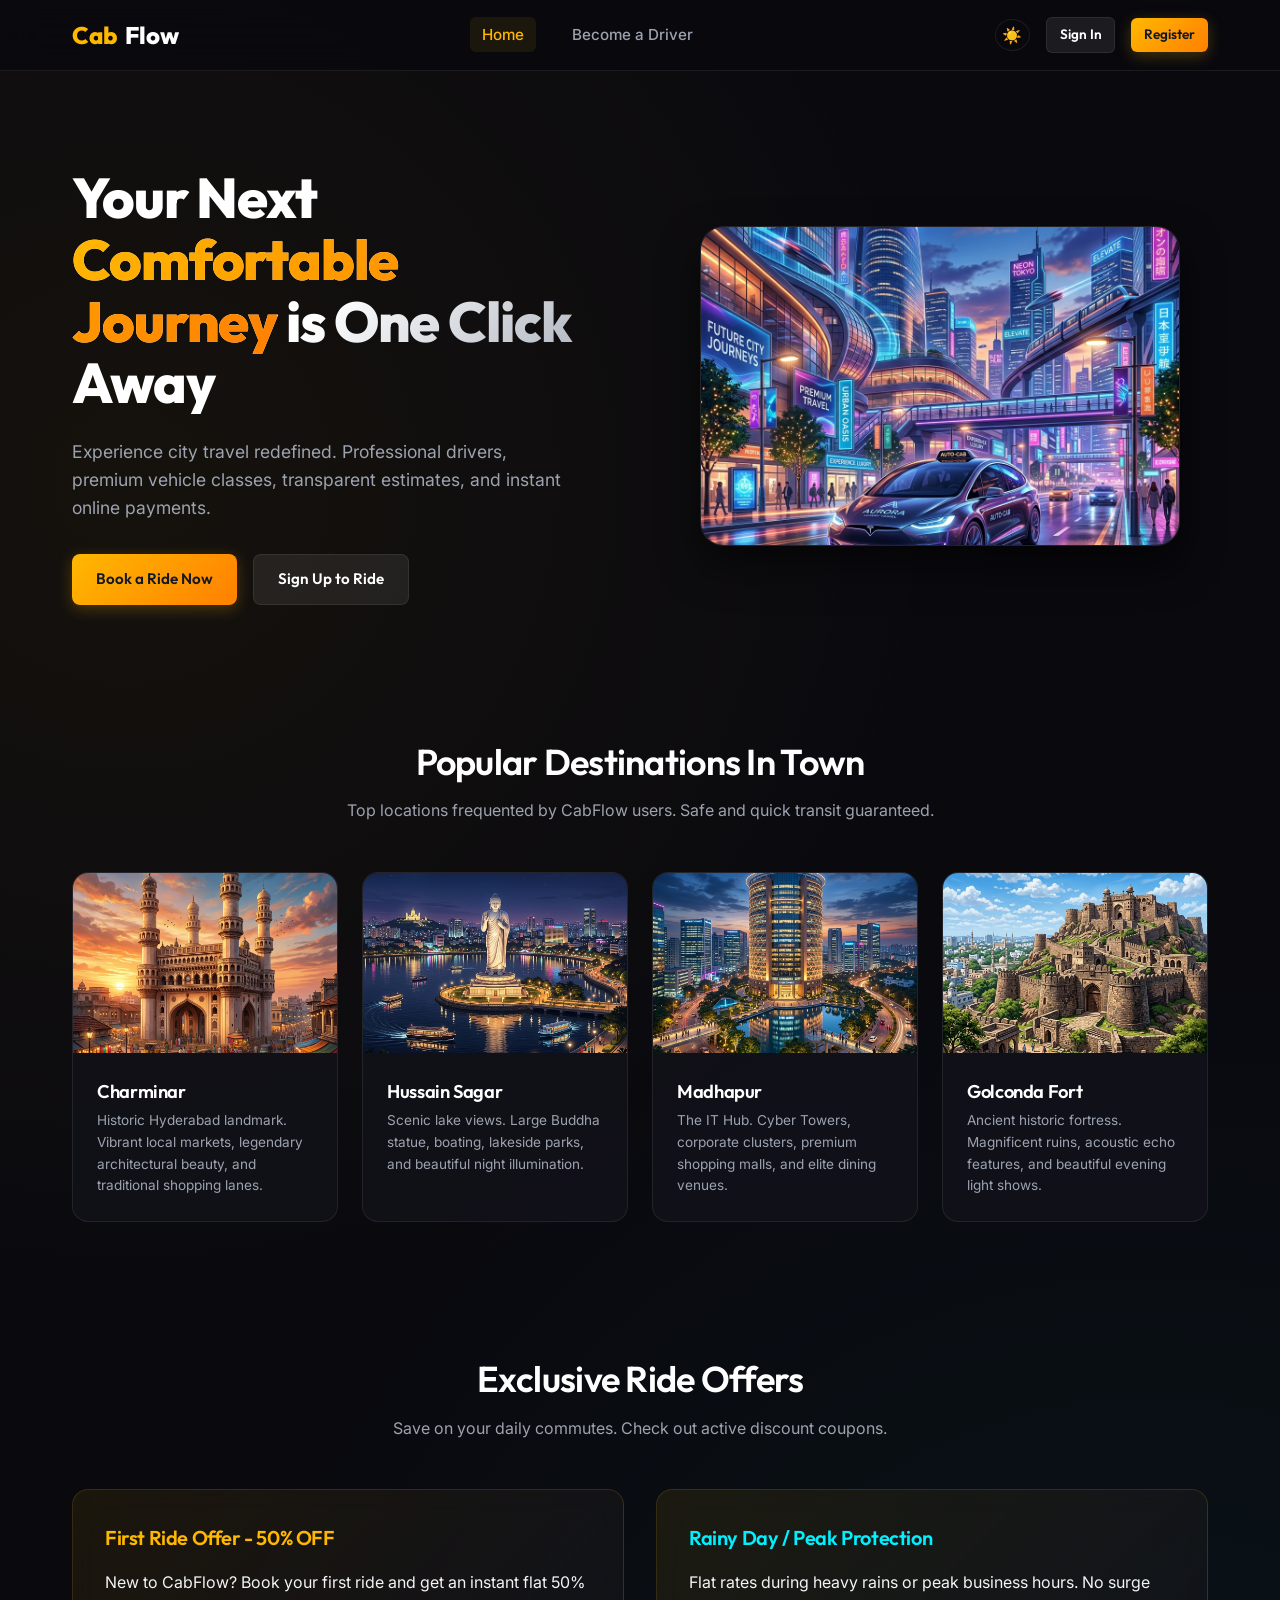
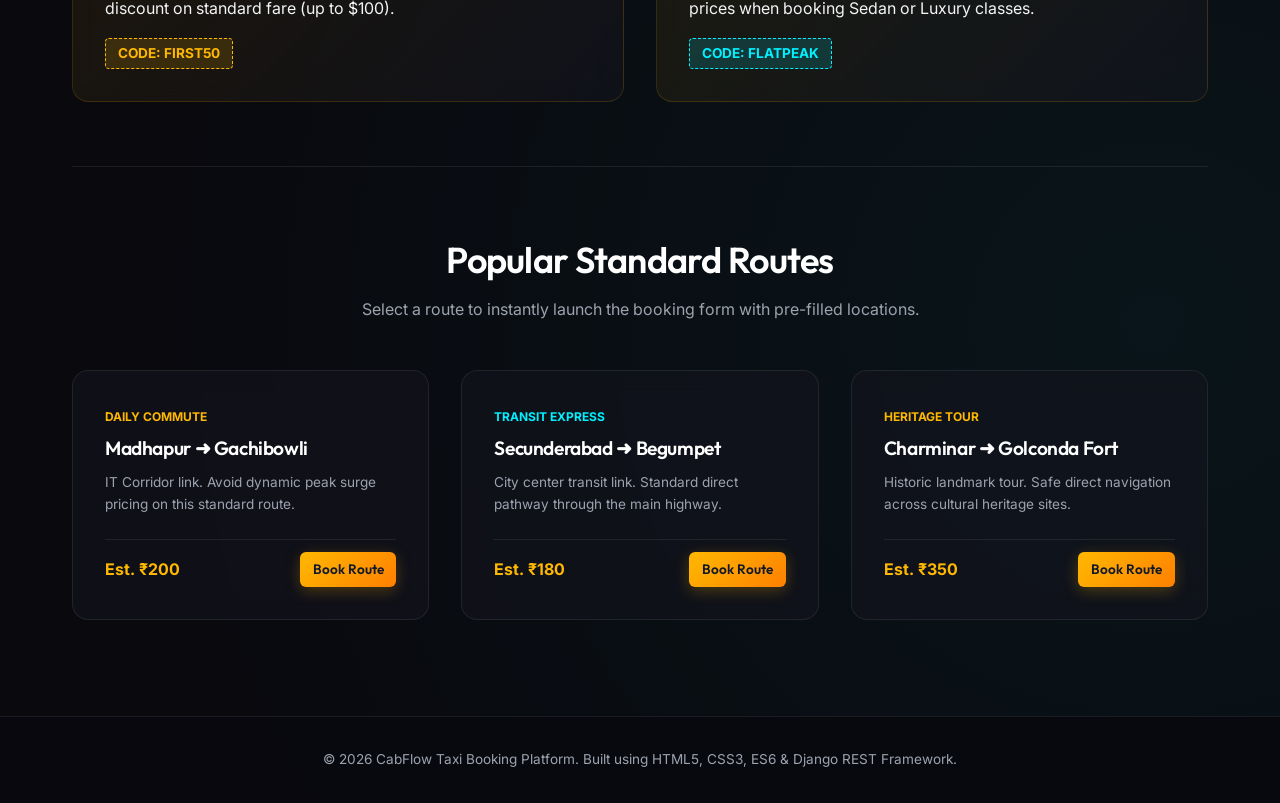
<file: TaxiBookingApplication/Frontend/index.html>
<!DOCTYPE html>
<html lang="en">
<head>
    <meta charset="UTF-8">
    <meta name="viewport" content="width=device-width, initial-scale=1.0">
    <title>CabFlow - Premium Taxi Booking & Ride Hailing Platform</title>
    <meta name="description" content="Book taxi rides instantly, track professional drivers, and experience luxury city transport with CabFlow. Safe, affordable, and quick ride-hailing.">
    <link rel="stylesheet" href="style.css">
</head>
<body>

    <header></header>

    <main>
        <!-- Hero Banner Section -->
        <section class="hero">
            <div class="hero-content">
                <h1 class="hero-title">Your Next <span>Comfortable Journey</span> is One Click Away</h1>
                <p class="hero-subtitle">Experience city travel redefined. Professional drivers, premium vehicle classes, transparent estimates, and instant online payments.</p>
                <div class="hero-buttons">
                    <a href="booking.html" class="btn btn-primary" id="btn-hero-book">Book a Ride Now</a>
                    <a href="register.html" class="btn btn-secondary" id="btn-hero-register">Sign Up to Ride</a>
                </div>
            </div>
            
            <div class="hero-image">
                <div class="hero-img-container">
                    <img src="images/hero_city.png" alt="Premium Taxi Cab Flow" class="hero-img" style="width: 100%; height: 100%; object-fit: cover;">
                </div>
            </div>
        </section>

        <!-- Popular Destinations Section -->
        <section class="destinations">
            <div class="section-header">
                <h2>Popular Destinations In Town</h2>
                <p>Top locations frequented by CabFlow users. Safe and quick transit guaranteed.</p>
            </div>
            
            <div class="grid-4">
                <div class="dest-card">
                    <div class="dest-img-placeholder">
                        <img src="images/charminar.png" alt="Charminar monument in Hyderabad">
                    </div>
                    <div class="dest-info">
                        <h3 class="dest-name">Charminar</h3>
                        <p class="dest-desc">Historic Hyderabad landmark. Vibrant local markets, legendary architectural beauty, and traditional shopping lanes.</p>
                    </div>
                </div>
                
                <div class="dest-card">
                    <div class="dest-img-placeholder">
                        <img src="images/hussain_sagar.png" alt="Hussain Sagar Lake Hyderabad">
                    </div>
                    <div class="dest-info">
                        <h3 class="dest-name">Hussain Sagar</h3>
                        <p class="dest-desc">Scenic lake views. Large Buddha statue, boating, lakeside parks, and beautiful night illumination.</p>
                    </div>
                </div>
                
                <div class="dest-card">
                    <div class="dest-img-placeholder">
                        <img src="images/cyber_towers.png" alt="Cyber Towers building Madhapur">
                    </div>
                    <div class="dest-info">
                        <h3 class="dest-name">Madhapur</h3>
                        <p class="dest-desc">The IT Hub. Cyber Towers, corporate clusters, premium shopping malls, and elite dining venues.</p>
                    </div>
                </div>
                
                <div class="dest-card">
                    <div class="dest-img-placeholder">
                        <img src="images/golconda.png" alt="Golconda Fort Hyderabad">
                    </div>
                    <div class="dest-info">
                        <h3 class="dest-name">Golconda Fort</h3>
                        <p class="dest-desc">Ancient historic fortress. Magnificent ruins, acoustic echo features, and beautiful evening light shows.</p>
                    </div>
                </div>
            </div>
        </section>

        <!-- Offers & Promotions Section -->
        <section class="offers">
            <div class="section-header">
                <h2>Exclusive Ride Offers</h2>
                <p>Save on your daily commutes. Check out active discount coupons.</p>
            </div>
            
            <div class="grid-2">
                <div class="card offer-card">
                    <h3 class="card-title" style="color: var(--primary);">First Ride Offer - 50% OFF</h3>
                    <p>New to CabFlow? Book your first ride and get an instant flat 50% discount on standard fare (up to $100).</p>
                    <span class="offer-code" id="offer-first">CODE: FIRST50</span>
                </div>
                
                <div class="card offer-card">
                    <h3 class="card-title" style="color: var(--secondary);">Rainy Day / Peak Protection</h3>
                    <p>Flat rates during heavy rains or peak business hours. No surge prices when booking Sedan or Luxury classes.</p>
                    <span class="offer-code" id="offer-peak" style="color: var(--secondary); border-color: var(--secondary); background: rgba(0, 240, 255, 0.15)">CODE: FLATPEAK</span>
                </div>
            </div>
        </section>

        <!-- Popular Routes Section -->
        <section class="routes-section" style="padding: 4rem 0; border-top: 1px solid var(--border-color);">
            <div class="section-header">
                <h2>Popular Standard Routes</h2>
                <p>Select a route to instantly launch the booking form with pre-filled locations.</p>
            </div>
            <div class="grid-3">
                <div class="card route-card" onclick="bookRoute('Madhapur', 'Gachibowli')" style="cursor: pointer; display: flex; flex-direction: column; justify-content: space-between;">
                    <div>
                        <span style="font-size: 0.75rem; color: var(--primary); text-transform: uppercase; font-weight: 700;">Daily Commute</span>
                        <h3 style="font-size: 1.2rem; margin: 0.25rem 0 0.5rem;">Madhapur ➜ Gachibowli</h3>
                        <p style="font-size: 0.85rem; color: var(--text-muted);">IT Corridor link. Avoid dynamic peak surge pricing on this standard route.</p>
                    </div>
                    <div style="display: flex; justify-content: space-between; align-items: center; margin-top: 1.5rem; border-top: 1px solid var(--border-color); padding-top: 0.75rem;">
                        <span style="font-weight: 700; color: var(--primary);">Est. ₹200</span>
                        <span class="btn btn-primary btn-sm">Book Route</span>
                    </div>
                </div>
                
                <div class="card route-card" onclick="bookRoute('Secunderabad', 'Begumpet Airport')" style="cursor: pointer; display: flex; flex-direction: column; justify-content: space-between;">
                    <div>
                        <span style="font-size: 0.75rem; color: var(--secondary); text-transform: uppercase; font-weight: 700;">Transit Express</span>
                        <h3 style="font-size: 1.2rem; margin: 0.25rem 0 0.5rem;">Secunderabad ➜ Begumpet</h3>
                        <p style="font-size: 0.85rem; color: var(--text-muted);">City center transit link. Standard direct pathway through the main highway.</p>
                    </div>
                    <div style="display: flex; justify-content: space-between; align-items: center; margin-top: 1.5rem; border-top: 1px solid var(--border-color); padding-top: 0.75rem;">
                        <span style="font-weight: 700; color: var(--primary);">Est. ₹180</span>
                        <span class="btn btn-primary btn-sm">Book Route</span>
                    </div>
                </div>

                <div class="card route-card" onclick="bookRoute('Charminar', 'Golconda Fort')" style="cursor: pointer; display: flex; flex-direction: column; justify-content: space-between;">
                    <div>
                        <span style="font-size: 0.75rem; color: var(--primary); text-transform: uppercase; font-weight: 700;">Heritage Tour</span>
                        <h3 style="font-size: 1.2rem; margin: 0.25rem 0 0.5rem;">Charminar ➜ Golconda Fort</h3>
                        <p style="font-size: 0.85rem; color: var(--text-muted);">Historic landmark tour. Safe direct navigation across cultural heritage sites.</p>
                    </div>
                    <div style="display: flex; justify-content: space-between; align-items: center; margin-top: 1.5rem; border-top: 1px solid var(--border-color); padding-top: 0.75rem;">
                        <span style="font-weight: 700; color: var(--primary);">Est. ₹350</span>
                        <span class="btn btn-primary btn-sm">Book Route</span>
                    </div>
                </div>
            </div>
        </section>
    </main>

    <footer></footer>

    <script src="script.js"></script>
    <script>
        // Pre-fill booking route details
        function bookRoute(pickup, drop) {
            if (!Session.isLoggedIn()) {
                showToast('Please sign in as a customer to book this route.', 'warning');
                setTimeout(() => {
                    window.location.href = 'login.html';
                }, 1000);
                return;
            }
            window.location.href = `booking.html?pickup=${encodeURIComponent(pickup)}&drop=${encodeURIComponent(drop)}`;
        }

        // Redirect to booking page if already logged in as customer when clicking CTA
        document.getElementById('btn-hero-book').addEventListener('click', (e) => {
            if (!Session.isLoggedIn()) {
                e.preventDefault();
                showToast('Please sign in as a customer to book a ride.', 'warning');
                setTimeout(() => {
                    window.location.href = 'login.html';
                }, 1000);
            }
        });
    </script>
</body>
</html>
</file>
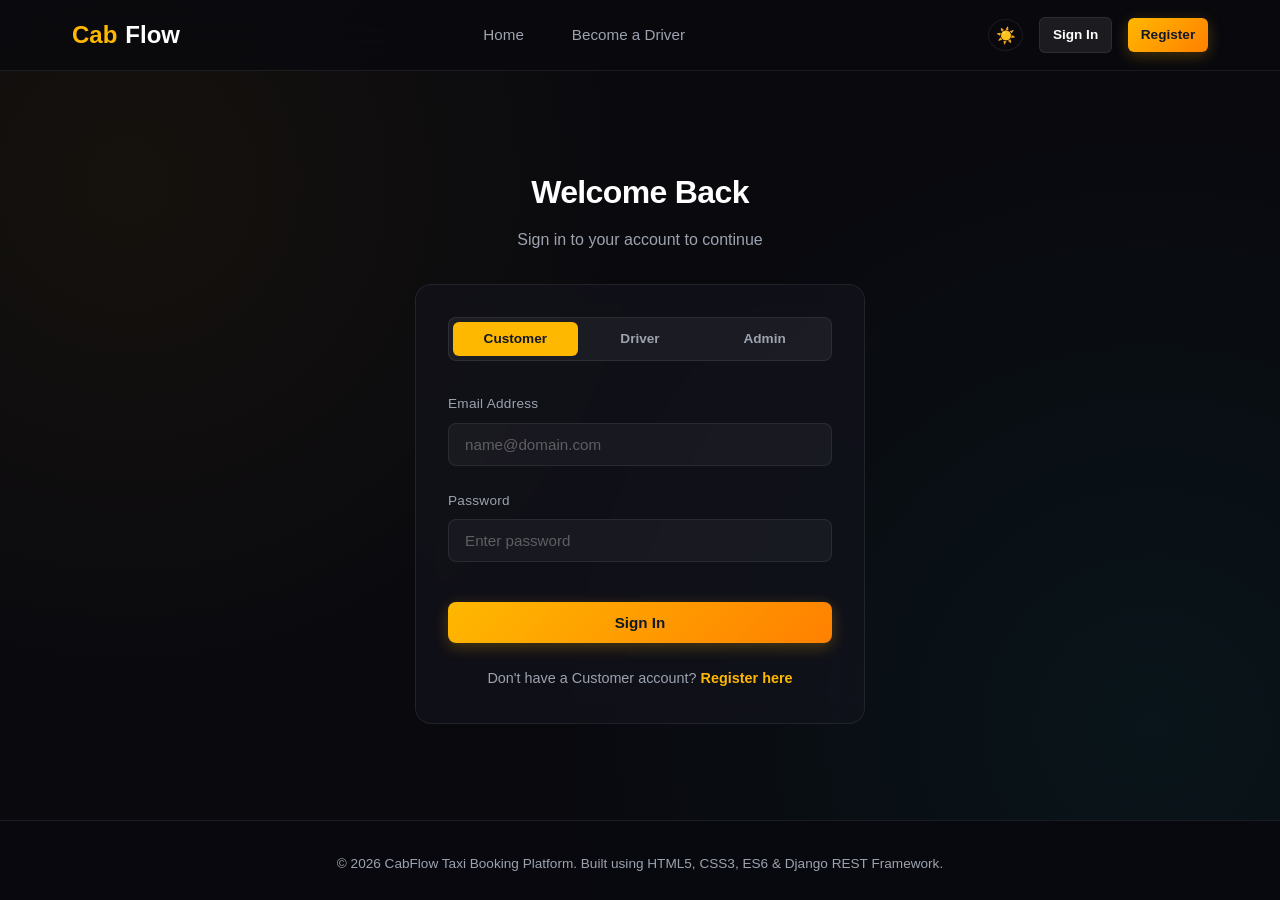
<file: TaxiBookingApplication/Frontend/admin_dashboard.html>
<!DOCTYPE html>
<html lang="en">
<head>
    <meta charset="UTF-8">
    <meta name="viewport" content="width=device-width, initial-scale=1.0">
    <title>Admin Dashboard - CabFlow Panel</title>
    <meta name="description" content="Access CabFlow Admin panel. Full CRUD actions across customer database accounts, driver listings, vehicle categories, active bookings, and payments.">
    <link rel="stylesheet" href="style.css">
</head>
<body>

    <header></header>

    <main>
        <div class="dashboard-header">
            <div>
                <h1 style="font-size: 2.25rem;">Administrative Console</h1>
                <p style="color: var(--text-muted);">Manage platform users, inspect listings, modify bookings, and handle payments</p>
            </div>
        </div>

        <!-- Tab Selector -->
        <div class="admin-tabs">
            <div class="admin-tab active" data-tab="customers">Customers</div>
            <div class="admin-tab" data-tab="drivers">Drivers</div>
            <div class="admin-tab" data-tab="vehicles">Vehicles</div>
            <div class="admin-tab" data-tab="bookings">Bookings</div>
            <div class="admin-tab" data-tab="payments">Payments</div>
        </div>

        <!-- Table View Section -->
        <div class="card" style="display: flex; flex-direction: column; gap: 1.5rem;">
            <div style="display: flex; justify-content: space-between; align-items: center; flex-wrap: wrap; gap: 1rem;">
                <h2 class="card-title" id="tab-table-title" style="margin-bottom: 0;">Manage Customers</h2>
                <button class="btn btn-primary btn-sm" id="btn-add-record">
                    <span style="font-size: 1.2rem; font-weight: 700; line-height: 1;">+</span> Add Record
                </button>
            </div>
            
            <div class="table-container">
                <table id="admin-table">
                    <thead id="admin-table-head">
                        <!-- Populated dynamically -->
                    </thead>
                    <tbody id="admin-table-body">
                        <!-- Populated dynamically -->
                    </tbody>
                </table>
            </div>
        </div>

        <!-- MODAL WINDOW FOR ADD/EDIT -->
        <div class="modal" id="crud-modal">
            <div class="modal-content">
                <button class="modal-close" onclick="closeModal()">&times;</button>
                <h2 id="modal-title" style="margin-bottom: 1.5rem; color: var(--primary);">Add Customer</h2>
                
                <form id="modal-form">
                    <input type="hidden" id="form-action" value="add">
                    <input type="hidden" id="record-id">
                    
                    <div id="modal-form-fields">
                        <!-- Form fields dynamically injected based on active tab -->
                    </div>
                    
                    <button type="submit" class="btn btn-primary" style="width: 100%; margin-top: 1rem;" id="modal-submit-btn">Save Changes</button>
                </form>
            </div>
        </div>
    </main>

    <footer></footer>

    <script src="script.js"></script>
    <script>
        // Restrict this page to Admin only
        if (!enforceRole(['admin'])) {
            throw new Error("Access Denied");
        }

        let activeTab = 'customers';
        let records = [];

        // Tab Switching Click Listeners
        document.querySelectorAll('.admin-tab').forEach(tab => {
            tab.addEventListener('click', () => {
                document.querySelectorAll('.admin-tab').forEach(t => t.classList.remove('active'));
                tab.classList.add('active');
                activeTab = tab.getAttribute('data-tab');
                
                document.getElementById('tab-table-title').innerText = `Manage ${activeTab.charAt(0).toUpperCase() + activeTab.slice(1)}`;
                loadRecords();
            });
        });

        // Add Record Trigger
        document.getElementById('btn-add-record').addEventListener('click', () => {
            openModal('add');
        });

        // Initialize display
        loadRecords();

        // Load active tab records from Backend APIs
        async function loadRecords() {
            const tableHead = document.getElementById('admin-table-head');
            const tableBody = document.getElementById('admin-table-body');
            
            tableBody.innerHTML = `<tr><td colspan="10" style="text-align: center; color: var(--text-muted);">Loading ${activeTab}...</td></tr>`;
            
            try {
                const endpoint = `/${activeTab}/`;
                records = await apiFetch(endpoint);
                
                tableBody.innerHTML = '';
                
                if (records.length === 0) {
                    tableBody.innerHTML = `<tr><td colspan="10" style="text-align: center; color: var(--text-muted);">No records found in database.</td></tr>`;
                    return;
                }
                
                // Populate headers and rows depending on activeTab
                if (activeTab === 'customers') {
                    tableHead.innerHTML = `
                        <tr>
                            <th>Customer ID</th>
                            <th>Full Name</th>
                            <th>Email Address</th>
                            <th>Phone</th>
                            <th>Address</th>
                            <th>Password</th>
                            <th>Actions</th>
                        </tr>
                    `;
                    
                    records.forEach(c => {
                        const tr = document.createElement('tr');
                        tr.innerHTML = `
                            <td><strong>#${c.customer_id}</strong></td>
                            <td>${c.full_name}</td>
                            <td>${c.email}</td>
                            <td>${c.phone}</td>
                            <td>${c.address}</td>
                            <td style="font-family: monospace; font-size: 0.8rem; color: var(--text-muted);">${c.password}</td>
                            <td>
                                <button class="btn btn-secondary btn-sm" onclick="openModal('edit', ${c.customer_id})">Edit</button>
                                <button class="btn btn-danger btn-sm" onclick="deleteRecord(${c.customer_id})">Delete</button>
                            </td>
                        `;
                        tableBody.appendChild(tr);
                    });
                    
                } else if (activeTab === 'drivers') {
                    tableHead.innerHTML = `
                        <tr>
                            <th>Driver ID</th>
                            <th>Driver Name</th>
                            <th>Email Address</th>
                            <th>Phone</th>
                            <th>License</th>
                            <th>Experience</th>
                            <th>Availability</th>
                            <th>Actions</th>
                        </tr>
                    `;
                    
                    records.forEach(d => {
                        let badgeClass = 'badge-success';
                        if (d.availability === 'Busy') badgeClass = 'badge-warning';
                        if (d.availability === 'Offline') badgeClass = 'badge-danger';
                        
                        const tr = document.createElement('tr');
                        tr.innerHTML = `
                            <td><strong>#${d.driver_id}</strong></td>
                            <td>${d.driver_name}</td>
                            <td>${d.email}</td>
                            <td>${d.phone}</td>
                            <td>${d.license_number}</td>
                            <td>${d.experience} Years</td>
                            <td><span class="badge ${badgeClass}">${d.availability}</span></td>
                            <td>
                                <button class="btn btn-secondary btn-sm" onclick="openModal('edit', ${d.driver_id})">Edit</button>
                                <button class="btn btn-danger btn-sm" onclick="deleteRecord(${d.driver_id})">Delete</button>
                            </td>
                        `;
                        tableBody.appendChild(tr);
                    });
                    
                } else if (activeTab === 'vehicles') {
                    tableHead.innerHTML = `
                        <tr>
                            <th>Vehicle ID</th>
                            <th>Driver Name</th>
                            <th>Vehicle Type</th>
                            <th>Plate Number</th>
                            <th>Seating Capacity</th>
                            <th>Model</th>
                            <th>Actions</th>
                        </tr>
                    `;
                    
                    records.forEach(v => {
                        const tr = document.createElement('tr');
                        tr.innerHTML = `
                            <td><strong>#${v.vehicle_id}</strong></td>
                            <td>${v.driver_name}</td>
                            <td><span class="badge badge-info">${v.vehicle_type}</span></td>
                            <td>${v.vehicle_number}</td>
                            <td>${v.seating_capacity} Seats</td>
                            <td>${v.model}</td>
                            <td>
                                <button class="btn btn-secondary btn-sm" onclick="openModal('edit', ${v.vehicle_id})">Edit</button>
                                <button class="btn btn-danger btn-sm" onclick="deleteRecord(${v.vehicle_id})">Delete</button>
                            </td>
                        `;
                        tableBody.appendChild(tr);
                    });
                    
                } else if (activeTab === 'bookings') {
                    tableHead.innerHTML = `
                        <tr>
                            <th>Booking ID</th>
                            <th>Customer Name</th>
                            <th>Driver Name</th>
                            <th>Pickup Location</th>
                            <th>Drop Location</th>
                            <th>Date</th>
                            <th>Fare</th>
                            <th>Ride Status</th>
                            <th>Actions</th>
                        </tr>
                    `;
                    
                    records.forEach(b => {
                        let badgeClass = 'badge-info';
                        if (b.ride_status === 'Completed') badgeClass = 'badge-success';
                        if (b.ride_status === 'Cancelled') badgeClass = 'badge-danger';
                        if (b.ride_status === 'In Progress') badgeClass = 'badge-primary';
                        if (b.ride_status === 'Accepted') badgeClass = 'badge-success';

                        const tr = document.createElement('tr');
                        tr.innerHTML = `
                            <td><strong>#${b.booking_id}</strong></td>
                            <td>${b.customer_name}</td>
                            <td>${b.driver_name || 'Unassigned'}</td>
                            <td>${b.pickup_location}</td>
                            <td>${b.drop_location}</td>
                            <td>${b.booking_date}</td>
                            <td style="color: var(--primary); font-weight: 600;">₹${b.fare.toFixed(2)}</td>
                            <td><span class="badge ${badgeClass}">${b.ride_status}</span></td>
                            <td>
                                <button class="btn btn-secondary btn-sm" onclick="openModal('edit', ${b.booking_id})">Edit</button>
                                <button class="btn btn-danger btn-sm" onclick="deleteRecord(${b.booking_id})">Delete</button>
                            </td>
                        `;
                        tableBody.appendChild(tr);
                    });
                    
                } else if (activeTab === 'payments') {
                    tableHead.innerHTML = `
                        <tr>
                            <th>Payment ID</th>
                            <th>Booking ID</th>
                            <th>Customer Name</th>
                            <th>Amount</th>
                            <th>Method</th>
                            <th>Status</th>
                            <th>Transaction ID</th>
                            <th>Payment Date</th>
                            <th>Actions</th>
                        </tr>
                    `;
                    
                    records.forEach(p => {
                        let badgeClass = 'badge-success';
                        if (p.payment_status === 'Pending') badgeClass = 'badge-pending';
                        if (p.payment_status === 'Failed') badgeClass = 'badge-danger';

                        const tr = document.createElement('tr');
                        tr.innerHTML = `
                            <td><strong>#${p.payment_id}</strong></td>
                            <td>#${p.booking_id}</td>
                            <td>${p.customer_name}</td>
                            <td style="color: var(--primary); font-weight: 600;">₹${p.amount.toFixed(2)}</td>
                            <td>${p.payment_method}</td>
                            <td><span class="badge ${badgeClass}">${p.payment_status}</span></td>
                            <td style="font-family: monospace; font-size: 0.8rem;">${p.transaction_id}</td>
                            <td>${p.payment_date}</td>
                            <td>
                                <button class="btn btn-secondary btn-sm" onclick="openModal('edit', ${p.payment_id})">Edit</button>
                                <button class="btn btn-danger btn-sm" onclick="deleteRecord(${p.payment_id})">Delete</button>
                            </td>
                        `;
                        tableBody.appendChild(tr);
                    });
                }
            } catch (err) {
                tableBody.innerHTML = `<tr><td colspan="10" style="text-align: center; color: var(--danger);">Error: ${err.message}</td></tr>`;
            }
        }

        // Open Modal window for editing/adding records
        function openModal(action, id = null) {
            const modal = document.getElementById('crud-modal');
            const modalTitle = document.getElementById('modal-title');
            const formAction = document.getElementById('form-action');
            const recordIdInput = document.getElementById('record-id');
            const fieldsContainer = document.getElementById('modal-form-fields');
            
            formAction.value = action;
            recordIdInput.value = id || '';
            
            // Set dynamic title
            const capitalizedTab = activeTab.substring(0, activeTab.length - 1); // remove 's'
            modalTitle.innerText = `${action === 'add' ? 'Add' : 'Edit'} ${capitalizedTab.charAt(0).toUpperCase() + capitalizedTab.slice(1)}`;
            
            // Find target record if editing
            let rec = id ? records.find(r => {
                if (activeTab === 'customers') return r.customer_id === id;
                if (activeTab === 'drivers') return r.driver_id === id;
                if (activeTab === 'vehicles') return r.vehicle_id === id;
                if (activeTab === 'bookings') return r.booking_id === id;
                if (activeTab === 'payments') return r.payment_id === id;
            }) : null;
            
            // Generate form fields dynamically based on active tab
            let fieldsHTML = '';
            
            if (activeTab === 'customers') {
                fieldsHTML = `
                    ${action === 'add' ? `
                    <div class="form-group">
                        <label for="f-customer_id">Customer ID (Leave blank to auto-generate)</label>
                        <input type="number" id="f-customer_id" class="form-control" placeholder="e.g. 101">
                    </div>` : ''}
                    <div class="form-group">
                        <label for="f-full_name">Full Name</label>
                        <input type="text" id="f-full_name" class="form-control" value="${rec ? rec.full_name : ''}" required>
                    </div>
                    <div class="form-group">
                        <label for="f-email">Email Address</label>
                        <input type="email" id="f-email" class="form-control" value="${rec ? rec.email : ''}" required>
                    </div>
                    <div class="form-group">
                        <label for="f-phone">Phone</label>
                        <input type="text" id="f-phone" class="form-control" value="${rec ? rec.phone : ''}" required>
                    </div>
                    <div class="form-group">
                        <label for="f-address">Address</label>
                        <input type="text" id="f-address" class="form-control" value="${rec ? rec.address : ''}" required>
                    </div>
                    <div class="form-group">
                        <label for="f-password">Password</label>
                        <input type="text" id="f-password" class="form-control" value="${rec ? rec.password : ''}" required>
                    </div>
                `;
            } else if (activeTab === 'drivers') {
                fieldsHTML = `
                    ${action === 'add' ? `
                    <div class="form-group">
                        <label for="f-driver_id">Driver ID (Leave blank to auto-generate)</label>
                        <input type="number" id="f-driver_id" class="form-control" placeholder="e.g. 201">
                    </div>` : ''}
                    <div class="form-group">
                        <label for="f-driver_name">Driver Name</label>
                        <input type="text" id="f-driver_name" class="form-control" value="${rec ? rec.driver_name : ''}" required>
                    </div>
                    <div class="form-group">
                        <label for="f-email">Email Address</label>
                        <input type="email" id="f-email" class="form-control" value="${rec ? rec.email : ''}" required>
                    </div>
                    <div class="form-group">
                        <label for="f-phone">Phone</label>
                        <input type="text" id="f-phone" class="form-control" value="${rec ? rec.phone : ''}" required>
                    </div>
                    <div class="form-group">
                        <label for="f-license_number">License Number</label>
                        <input type="text" id="f-license_number" class="form-control" value="${rec ? rec.license_number : ''}" required>
                    </div>
                    <div class="form-group">
                        <label for="f-experience">Experience (Years)</label>
                        <input type="number" id="f-experience" class="form-control" value="${rec ? rec.experience : ''}" min="0" required>
                    </div>
                    <div class="form-group">
                        <label for="f-availability">Availability</label>
                        <select id="f-availability" class="form-control" required>
                            <option value="Available" ${rec && rec.availability === 'Available' ? 'selected' : ''}>Available</option>
                            <option value="Busy" ${rec && rec.availability === 'Busy' ? 'selected' : ''}>Busy</option>
                            <option value="Offline" ${rec && rec.availability === 'Offline' ? 'selected' : ''}>Offline</option>
                        </select>
                    </div>
                `;
            } else if (activeTab === 'vehicles') {
                fieldsHTML = `
                    ${action === 'add' ? `
                    <div class="form-group">
                        <label for="f-vehicle_id">Vehicle ID (Leave blank to auto-generate)</label>
                        <input type="number" id="f-vehicle_id" class="form-control" placeholder="e.g. 301">
                    </div>` : ''}
                    <div class="form-group">
                        <label for="f-driver_name">Driver Name</label>
                        <input type="text" id="f-driver_name" class="form-control" value="${rec ? rec.driver_name : ''}" required>
                    </div>
                    <div class="form-group">
                        <label for="f-vehicle_type">Vehicle Type</label>
                        <select id="f-vehicle_type" class="form-control" required>
                            <option value="Sedan" ${rec && rec.vehicle_type === 'Sedan' ? 'selected' : ''}>Sedan</option>
                            <option value="Hatchback" ${rec && rec.vehicle_type === 'Hatchback' ? 'selected' : ''}>Hatchback</option>
                            <option value="SUV" ${rec && rec.vehicle_type === 'SUV' ? 'selected' : ''}>SUV</option>
                            <option value="Auto" ${rec && rec.vehicle_type === 'Auto' ? 'selected' : ''}>Auto</option>
                            <option value="Bike" ${rec && rec.vehicle_type === 'Bike' ? 'selected' : ''}>Bike</option>
                            <option value="Luxury" ${rec && rec.vehicle_type === 'Luxury' ? 'selected' : ''}>Luxury</option>
                        </select>
                    </div>
                    <div class="form-group">
                        <label for="f-vehicle_number">Vehicle Plate Number</label>
                        <input type="text" id="f-vehicle_number" class="form-control" value="${rec ? rec.vehicle_number : ''}" required>
                    </div>
                    <div class="form-group">
                        <label for="f-seating_capacity">Seating Capacity</label>
                        <input type="number" id="f-seating_capacity" class="form-control" value="${rec ? rec.seating_capacity : ''}" min="1" required>
                    </div>
                    <div class="form-group">
                        <label for="f-model">Vehicle Model</label>
                        <input type="text" id="f-model" class="form-control" value="${rec ? rec.model : ''}" required>
                    </div>
                `;
            } else if (activeTab === 'bookings') {
                fieldsHTML = `
                    ${action === 'add' ? `
                    <div class="form-group">
                        <label for="f-booking_id">Booking ID (Leave blank to auto-generate)</label>
                        <input type="number" id="f-booking_id" class="form-control" placeholder="e.g. 401">
                    </div>` : ''}
                    <div class="form-group">
                        <label for="f-customer_name">Customer Name</label>
                        <input type="text" id="f-customer_name" class="form-control" value="${rec ? rec.customer_name : ''}" required>
                    </div>
                    <div class="form-group">
                        <label for="f-driver_name">Driver Name</label>
                        <input type="text" id="f-driver_name" class="form-control" value="${rec ? rec.driver_name || '' : ''}">
                    </div>
                    <div class="form-group">
                        <label for="f-pickup_location">Pickup Location</label>
                        <input type="text" id="f-pickup_location" class="form-control" value="${rec ? rec.pickup_location : ''}" required>
                    </div>
                    <div class="form-group">
                        <label for="f-drop_location">Drop Location</label>
                        <input type="text" id="f-drop_location" class="form-control" value="${rec ? rec.drop_location : ''}" required>
                    </div>
                    <div class="form-group">
                        <label for="f-booking_date">Booking Date</label>
                        <input type="date" id="f-booking_date" class="form-control" value="${rec ? rec.booking_date : ''}" required>
                    </div>
                    <div class="form-group">
                        <label for="f-fare">Total Fare Amount</label>
                        <input type="number" id="f-fare" class="form-control" value="${rec ? rec.fare : ''}" min="0" step="any" required>
                    </div>
                    <div class="form-group">
                        <label for="f-ride_status">Ride Status</label>
                        <select id="f-ride_status" class="form-control" required>
                            <option value="Requested" ${rec && rec.ride_status === 'Requested' ? 'selected' : ''}>Requested</option>
                            <option value="Accepted" ${rec && rec.ride_status === 'Accepted' ? 'selected' : ''}>Accepted</option>
                            <option value="In Progress" ${rec && rec.ride_status === 'In Progress' ? 'selected' : ''}>In Progress</option>
                            <option value="Completed" ${rec && rec.ride_status === 'Completed' ? 'selected' : ''}>Completed</option>
                            <option value="Cancelled" ${rec && rec.ride_status === 'Cancelled' ? 'selected' : ''}>Cancelled</option>
                        </select>
                    </div>
                `;
            } else if (activeTab === 'payments') {
                fieldsHTML = `
                    ${action === 'add' ? `
                    <div class="form-group">
                        <label for="f-payment_id">Payment ID (Leave blank to auto-generate)</label>
                        <input type="number" id="f-payment_id" class="form-control" placeholder="e.g. 501">
                    </div>` : ''}
                    <div class="form-group">
                        <label for="f-booking_id">Booking ID</label>
                        <input type="number" id="f-booking_id" class="form-control" value="${rec ? rec.booking_id : ''}" required>
                    </div>
                    <div class="form-group">
                        <label for="f-customer_name">Customer Name</label>
                        <input type="text" id="f-customer_name" class="form-control" value="${rec ? rec.customer_name : ''}" required>
                    </div>
                    <div class="form-group">
                        <label for="f-amount">Payment Amount</label>
                        <input type="number" id="f-amount" class="form-control" value="${rec ? rec.amount : ''}" min="0" step="any" required>
                    </div>
                    <div class="form-group">
                        <label for="f-payment_method">Payment Method</label>
                        <select id="f-payment_method" class="form-control" required>
                            <option value="UPI" ${rec && rec.payment_method === 'UPI' ? 'selected' : ''}>UPI</option>
                            <option value="Credit Card" ${rec && rec.payment_method === 'Credit Card' ? 'selected' : ''}>Credit Card</option>
                            <option value="Debit Card" ${rec && rec.payment_method === 'Debit Card' ? 'selected' : ''}>Debit Card</option>
                            <option value="Wallet" ${rec && rec.payment_method === 'Wallet' ? 'selected' : ''}>Wallet</option>
                            <option value="Cash" ${rec && rec.payment_method === 'Cash' ? 'selected' : ''}>Cash</option>
                        </select>
                    </div>
                    <div class="form-group">
                        <label for="f-payment_status">Payment Status</label>
                        <select id="f-payment_status" class="form-control" required>
                            <option value="Success" ${rec && rec.payment_status === 'Success' ? 'selected' : ''}>Success</option>
                            <option value="Pending" ${rec && rec.payment_status === 'Pending' ? 'selected' : ''}>Pending</option>
                            <option value="Failed" ${rec && rec.payment_status === 'Failed' ? 'selected' : ''}>Failed</option>
                        </select>
                    </div>
                    <div class="form-group">
                        <label for="f-transaction_id">Transaction ID</label>
                        <input type="text" id="f-transaction_id" class="form-control" value="${rec ? rec.transaction_id : ''}" placeholder="e.g. TXN456789123" required>
                    </div>
                    <div class="form-group">
                        <label for="f-payment_date">Payment Date</label>
                        <input type="date" id="f-payment_date" class="form-control" value="${rec ? rec.payment_date : ''}" required>
                    </div>
                `;
            }
            
            fieldsContainer.innerHTML = fieldsHTML;
            modal.style.display = 'flex';
        }

        // Close Modal
        function closeModal() {
            document.getElementById('crud-modal').style.display = 'none';
        }

        // Handle Modal Form Submission (Add or Update Record)
        document.getElementById('modal-form').addEventListener('submit', async (e) => {
            e.preventDefault();
            
            const action = document.getElementById('form-action').value;
            const recordId = document.getElementById('record-id').value;
            
            // Gather input fields into body object
            const body = {};
            const inputs = document.getElementById('modal-form-fields').querySelectorAll('input, select');
            inputs.forEach(input => {
                const id = input.id.replace('f-', '');
                let val = input.value;
                if (input.type === 'number') {
                    val = val === '' ? null : parseFloat(val);
                }
                body[id] = val;
            });
            
            let url = '';
            let method = '';
            
            if (action === 'add') {
                url = `/${activeTab}/add/`;
                method = 'POST';
            } else {
                url = `/${activeTab}/update/${recordId}/`;
                method = 'PUT';
            }
            
            try {
                showToast('Saving details...', 'info');
                await apiFetch(url, {
                    method: method,
                    body: body
                });
                showToast(`Record ${action === 'add' ? 'created' : 'updated'} successfully!`, 'success');
                closeModal();
                loadRecords();
            } catch (err) {
                showToast(err.message, 'danger');
            }
        });

        // Delete active record
        async function deleteRecord(id) {
            if (!confirm(`Are you sure you want to delete this ${activeTab.substring(0, activeTab.length - 1)} record?`)) return;
            
            try {
                showToast('Deleting record...', 'info');
                const url = `/${activeTab}/delete/${id}/`;
                await apiFetch(url, {
                    method: 'DELETE'
                });
                showToast('Record deleted successfully!', 'success');
                loadRecords();
            } catch (err) {
                showToast(err.message, 'danger');
            }
        }
    </script>
</body>
</html>
</file>
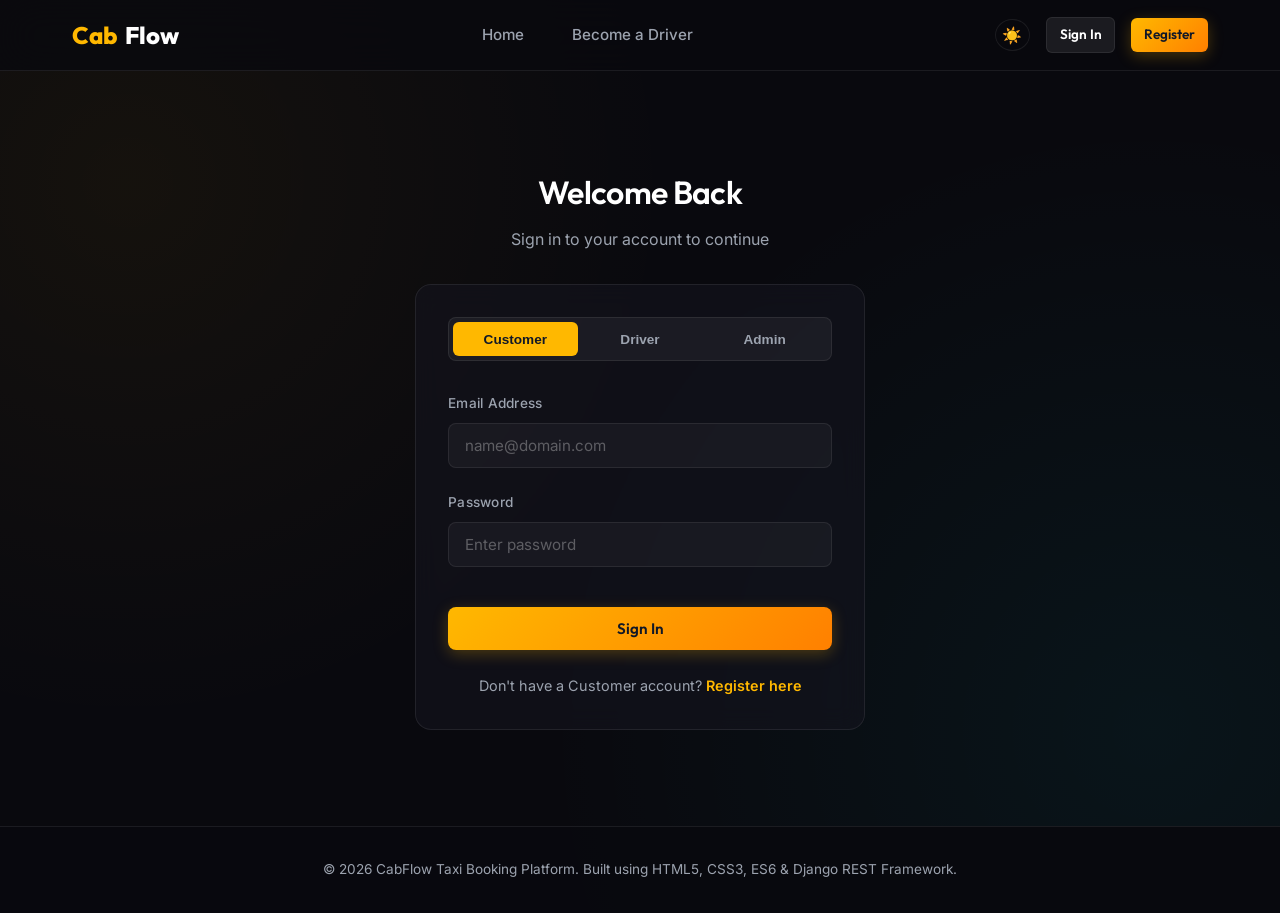
<file: TaxiBookingApplication/Frontend/booking.html>
<!DOCTYPE html>
<html lang="en">
<head>
    <meta charset="UTF-8">
    <meta name="viewport" content="width=device-width, initial-scale=1.0">
    <title>Book a Ride - CabFlow</title>
    <meta name="description" content="Book your next ride with CabFlow. Select from Sedan, Hatchback, SUV, Auto, Bike, and Luxury models. Get immediate fare estimates.">
    <link rel="stylesheet" href="style.css">
</head>
<body>

    <header></header>

    <main>
        <div class="dashboard-header">
            <div>
                <h1 style="font-size: 2.25rem;">Book A Taxi Ride</h1>
                <p style="color: var(--text-muted);">Enter your coordinates and choose your vehicle preference</p>
            </div>
        </div>

        <div class="grid-2">
            <!-- Booking Form -->
            <div class="card">
                <h2 class="card-title" style="margin-bottom: 1.5rem; display: flex; align-items: center; gap: 0.5rem;">
                    <svg width="24" height="24" viewBox="0 0 24 24" fill="none" stroke="currentColor" stroke-width="2">
                        <path d="M12 22s-8-4.5-8-11.8A8 8 0 0 1 12 2a8 8 0 0 1 8 8.2c0 7.3-8 11.8-8 11.8z"/>
                        <circle cx="12" cy="10" r="3"/>
                    </svg>
                    Ride Details
                </h2>
                
                <form id="booking-form">
                    <div class="form-group">
                        <label for="book-pickup">Pickup Location</label>
                        <input type="text" id="book-pickup" class="form-control" placeholder="e.g. Madhapur" required>
                    </div>
                    
                    <div class="form-group">
                        <label for="book-drop">Drop Location</label>
                        <input type="text" id="book-drop" class="form-control" placeholder="e.g. Gachibowli" required>
                    </div>
                    
                    <div class="form-group">
                        <label>Select Vehicle Type</label>
                        <!-- Vehicle Options Grid -->
                        <div class="vehicle-selector">
                            <div class="vehicle-type-option selected" data-type="Sedan" data-rate="15">
                                <span class="vehicle-type-icon">🚗</span>
                                <span class="vehicle-type-name">Sedan</span>
                                <span class="vehicle-type-capacity">Cap: 4</span>
                            </div>
                            <div class="vehicle-type-option" data-type="Hatchback" data-rate="10">
                                <span class="vehicle-type-icon">🚗</span>
                                <span class="vehicle-type-name">Hatchback</span>
                                <span class="vehicle-type-capacity">Cap: 4</span>
                            </div>
                            <div class="vehicle-type-option" data-type="SUV" data-rate="22">
                                <span class="vehicle-type-icon">🚙</span>
                                <span class="vehicle-type-name">SUV</span>
                                <span class="vehicle-type-capacity">Cap: 6</span>
                            </div>
                            <div class="vehicle-type-option" data-type="Auto" data-rate="8">
                                <span class="vehicle-type-icon">🛺</span>
                                <span class="vehicle-type-name">Auto</span>
                                <span class="vehicle-type-capacity">Cap: 3</span>
                            </div>
                            <div class="vehicle-type-option" data-type="Bike" data-rate="5">
                                <span class="vehicle-type-icon">🏍️</span>
                                <span class="vehicle-type-name">Bike</span>
                                <span class="vehicle-type-capacity">Cap: 1</span>
                            </div>
                            <div class="vehicle-type-option" data-type="Luxury" data-rate="40">
                                <span class="vehicle-type-icon">🏎️</span>
                                <span class="vehicle-type-name">Luxury</span>
                                <span class="vehicle-type-capacity">Cap: 4</span>
                            </div>
                        </div>
                    </div>
                    
                    <!-- Fare Estimate -->
                    <div class="fare-estimate-box">
                        <div>
                            <span style="font-size: 0.85rem; font-weight: 500; color: var(--text-muted);">Estimated Fare</span>
                            <p style="font-size: 0.8rem; color: rgba(255,255,255,0.4);" id="estimate-details">Base Fare + Distance Fare</p>
                        </div>
                        <div class="fare-amount" id="estimated-fare-display">₹150</div>
                    </div>
                    
                    <button type="submit" class="btn btn-primary" style="width: 100%;" id="btn-confirm-booking">Book Ride</button>
                </form>
            </div>
            
            <!-- Map Placeholder / Interactive status -->
            <div class="map-placeholder">
                <svg viewBox="0 0 100 100" width="150" height="150" fill="none" stroke="var(--primary)" stroke-width="0.5">
                    <circle cx="50" cy="50" r="45" stroke-dasharray="2 4"/>
                    <circle cx="50" cy="50" r="30"/>
                    <circle cx="50" cy="50" r="15"/>
                    <line x1="50" y1="5" x2="50" y2="95"/>
                    <line x1="5" y1="50" x2="95" y2="50"/>
                    <!-- Pulse core -->
                    <circle cx="50" cy="50" r="4" fill="var(--primary)"/>
                </svg>
                <p style="color: var(--text-muted); font-size: 0.9rem; font-weight: 500; margin-top: 1rem;">Radar Scan - Searching Nearby Cabs</p>
                
                <div class="map-status-overlay">
                    <div>
                        <strong style="color: #ffffff;">CabFlow Routing Engine</strong>
                        <p style="color: var(--text-muted); font-size: 0.75rem;" id="routing-status">Awaiting destination...</p>
                    </div>
                    <span class="badge badge-info">GPS ACTIVE</span>
                </div>
            </div>
        </div>
    </main>

    <footer></footer>

    <script src="script.js"></script>
    <script>
        // Restrict this page to customers
        if (!enforceRole(['customer'])) {
            throw new Error("Access Denied");
        }

        const customer = Session.getUser();
        let selectedVehicleType = 'Sedan';
        let selectedRate = 15;
        let distanceKm = 10; // Default mocked distance

        // Dynamic distance calculation based on input string length to make it interactive!
        function updateEstimate() {
            const pickup = document.getElementById('book-pickup').value.trim();
            const drop = document.getElementById('book-drop').value.trim();
            
            if (pickup && drop) {
                // Determine a pseudo-random distance based on character lengths
                distanceKm = Math.max(5, (pickup.length + drop.length) % 25 + 3);
                document.getElementById('routing-status').innerText = `${pickup} ➜ ${drop} (${distanceKm} km)`;
            } else {
                document.getElementById('routing-status').innerText = 'Enter pickup & drop location';
            }
            
            const baseFare = 50; // Base taxi charge
            const totalFare = baseFare + (distanceKm * selectedRate);
            document.getElementById('estimated-fare-display').innerText = `₹${totalFare}`;
            document.getElementById('estimate-details').innerText = `Base ₹50 + ₹${selectedRate}/km x ${distanceKm}km`;
        }

        // Add input listeners to update estimate dynamically
        document.getElementById('book-pickup').addEventListener('input', updateEstimate);
        document.getElementById('book-drop').addEventListener('input', updateEstimate);

        // Vehicle selector click handlers
        document.querySelectorAll('.vehicle-type-option').forEach(card => {
            card.addEventListener('click', () => {
                document.querySelectorAll('.vehicle-type-option').forEach(c => c.classList.remove('selected'));
                card.classList.add('selected');
                
                selectedVehicleType = card.getAttribute('data-type');
                selectedRate = parseInt(card.getAttribute('data-rate'));
                updateEstimate();
            });
        });

        // Parse URL query parameters to pre-fill pickup and drop
        const urlParams = new URLSearchParams(window.location.search);
        const urlPickup = urlParams.get('pickup');
        const urlDrop = urlParams.get('drop');
        if (urlPickup) document.getElementById('book-pickup').value = decodeURIComponent(urlPickup);
        if (urlDrop) document.getElementById('book-drop').value = decodeURIComponent(urlDrop);

        // Initialize display
        updateEstimate();

        // Handle booking submission
        document.getElementById('booking-form').addEventListener('submit', async (e) => {
            e.preventDefault();
            
            const pickup_location = document.getElementById('book-pickup').value;
            const drop_location = document.getElementById('book-drop').value;
            
            // Calculate final fare
            const baseFare = 50;
            const fare = baseFare + (distanceKm * selectedRate);
            
            // Fetch current date in YYYY-MM-DD
            const today = new Date();
            const booking_date = today.toISOString().split('T')[0];
            
            showToast('Searching for nearby drivers...', 'info');
            
            try {
                // Find drivers that are available
                const [drivers, vehicles] = await Promise.all([
                    apiFetch('/drivers/'),
                    apiFetch('/vehicles/')
                ]);
                
                const matchingVehicles = vehicles.filter(v => v.vehicle_type === selectedVehicleType);
                
                let driver_name = 'Pending Driver Assignment';
                let assignedDriverObj = null;
                let assignedVehicleObj = null;

                if (matchingVehicles.length > 0) {
                    // Match with available driver
                    const possibleDrivers = drivers.filter(d => 
                        d.availability === 'Available' && 
                        matchingVehicles.some(mv => mv.driver_name === d.driver_name)
                    );
                    
                    if (possibleDrivers.length > 0) {
                        assignedDriverObj = possibleDrivers[0];
                        driver_name = assignedDriverObj.driver_name;
                        
                        // Temporarily mark driver as busy
                        await apiFetch(`/drivers/update/${assignedDriverObj.driver_id}/`, {
                            method: 'PUT',
                            body: { availability: 'Busy' }
                        });
                    } else {
                        // Fallback to any matching driver's name even if busy/offline for testing
                        assignedDriverObj = drivers.find(d => d.driver_name === matchingVehicles[0].driver_name) || drivers[0];
                        driver_name = assignedDriverObj ? assignedDriverObj.driver_name : matchingVehicles[0].driver_name;
                    }
                    
                    assignedVehicleObj = vehicles.find(v => v.driver_name === driver_name);
                } else if (drivers.length > 0) {
                    assignedDriverObj = drivers[0];
                    driver_name = assignedDriverObj.driver_name;
                    assignedVehicleObj = vehicles.find(v => v.driver_name === driver_name);
                }
                
                // Create Booking
                const booking = await apiFetch('/bookings/add/', {
                    method: 'POST',
                    body: {
                        customer_name: customer.full_name,
                        driver_name: driver_name,
                        pickup_location,
                        drop_location,
                        booking_date,
                        fare,
                        ride_status: 'Requested'
                    }
                });
                
                showToast('Taxi Booked Successfully!', 'success');
                
                // Call location tracking simulation on map container
                showMapTracking(booking, assignedDriverObj, assignedVehicleObj);
                
            } catch (err) {
                showToast(err.message, 'danger');
            }
        });

        // Simulates dynamic map location tracking and shows driver and vehicle details
        function showMapTracking(booking, driver, vehicle) {
            const mapContainer = document.querySelector('.map-placeholder');
            if (!mapContainer) return;
            
            // Re-render map container as a tracking dashboard
            mapContainer.style.background = 'rgba(20, 20, 30, 0.98)';
            mapContainer.style.borderColor = 'var(--primary)';
            
            const driverName = driver ? driver.driver_name : 'Ramesh Kumar';
            const experience = driver ? `${driver.experience} Years Exp` : '5 Years Exp';
            const vehicleModel = vehicle ? vehicle.model : 'Hyundai Verna';
            const vehicleNumber = vehicle ? vehicle.vehicle_number : 'TS09AB1234';
            const vehicleType = vehicle ? vehicle.vehicle_type : 'Sedan';
            const rating = "4.8 ★";

            mapContainer.innerHTML = `
                <!-- Animated Trajectory Map -->
                <div style="width: 100%; height: 55%; position: relative; display: flex; align-items: center; justify-content: center; overflow: hidden; padding: 1rem;">
                    <svg viewBox="0 0 300 150" width="100%" height="100%" fill="none" xmlns="http://www.w3.org/2000/svg">
                        <!-- Connecting dotted route line -->
                        <path d="M 30 110 Q 150 20 270 110" stroke="var(--primary)" stroke-width="2" stroke-dasharray="5 5" fill="none"/>
                        
                        <!-- Start / Pickup pin -->
                        <circle cx="30" cy="110" r="5" fill="var(--success)"/>
                        <circle cx="30" cy="110" r="10" stroke="var(--success)" stroke-width="1.5" opacity="0.5">
                            <animate attributeName="r" values="5;12;5" dur="2s" repeatCount="indefinite"/>
                        </circle>
                        <text x="20" y="130" fill="var(--text-main)" font-size="8" font-weight="600">${booking.pickup_location}</text>
                        
                        <!-- End / Drop pin -->
                        <circle cx="270" cy="110" r="5" fill="var(--danger)"/>
                        <circle cx="270" cy="110" r="10" stroke="var(--danger)" stroke-width="1.5" opacity="0.5">
                            <animate attributeName="r" values="5;12;5" dur="2s" repeatCount="indefinite"/>
                        </circle>
                        <text x="240" y="130" fill="var(--text-main)" font-size="8" font-weight="600">${booking.drop_location}</text>
                        
                        <!-- Moving cab marker -->
                        <g id="moving-cab" transform="translate(-10, -10)">
                            <!-- Car body icon -->
                            <rect x="0" y="4" width="20" height="12" rx="3" fill="%23ffb800"/>
                            <rect x="4" y="0" width="12" height="6" rx="2" fill="%23111827"/>
                            <circle cx="5" cy="16" r="3" fill="%23374151"/>
                            <circle cx="15" cy="16" r="3" fill="%23374151"/>
                            <animateMotion path="M 30 100 Q 150 10 270 100" dur="8s" repeatCount="indefinite"/>
                        </g>
                    </svg>
                    
                    <div style="position: absolute; top: 1rem; left: 1rem; background: rgba(9, 9, 14, 0.95); border: 1px solid var(--border-color); border-radius: 6px; padding: 0.25rem 0.5rem; font-size: 0.75rem;">
                        <span style="color: var(--success); font-weight: 700;">● LIVE</span> GPS Tracking Active
                    </div>
                </div>

                <!-- Driver and Vehicle Details Dashboard -->
                <div style="width: 100%; height: 45%; background: rgba(9, 9, 14, 0.98); border-top: 1px solid var(--border-color); padding: 1rem; display: flex; flex-direction: column; justify-content: space-between; border-radius: 0 0 16px 16px; z-index: 10;">
                    <div style="display: flex; justify-content: space-between; align-items: center; border-bottom: 1px solid var(--border-color); padding-bottom: 0.5rem;">
                        <div style="display: flex; align-items: center; gap: 0.75rem;">
                            <div class="avatar" style="width: 36px; height: 36px; font-size: 1rem; background: var(--primary); color: var(--text-dark);">${driverName.charAt(0)}</div>
                            <div>
                                <strong style="color: #ffffff; font-size: 0.95rem;">${driverName}</strong>
                                <div style="font-size: 0.75rem; color: var(--text-muted);">${experience}</div>
                            </div>
                        </div>
                        <div style="text-align: right;">
                            <span style="color: var(--primary); font-weight: 700; font-size: 1rem;">${rating}</span>
                            <div style="font-size: 0.7rem; color: var(--text-muted);">Rating</div>
                        </div>
                    </div>
                    
                    <div style="display: flex; justify-content: space-between; align-items: center; font-size: 0.85rem; padding: 0.25rem 0;">
                        <div>
                            <span style="color: var(--text-muted); font-size: 0.7rem; text-transform: uppercase;">Vehicle Cab</span>
                            <p style="font-weight: 600; color: var(--primary);">${vehicleModel} (${vehicleType})</p>
                        </div>
                        <div style="text-align: right;">
                            <span style="color: var(--text-muted); font-size: 0.7rem; text-transform: uppercase;">Plate Number</span>
                            <p style="font-weight: 600; color: #ffffff;">${vehicleNumber}</p>
                        </div>
                    </div>

                    <div style="display: flex; gap: 0.5rem; margin-top: 0.5rem;">
                        <a href="payments.html?booking_id=${booking.booking_id}" class="btn btn-primary btn-sm" style="flex: 1; padding: 0.6rem; font-size: 0.85rem;">Proceed to Payment (₹${booking.fare.toFixed(2)})</a>
                    </div>
                </div>
            `;
        }
    </script>
</body>
</html>
</file>
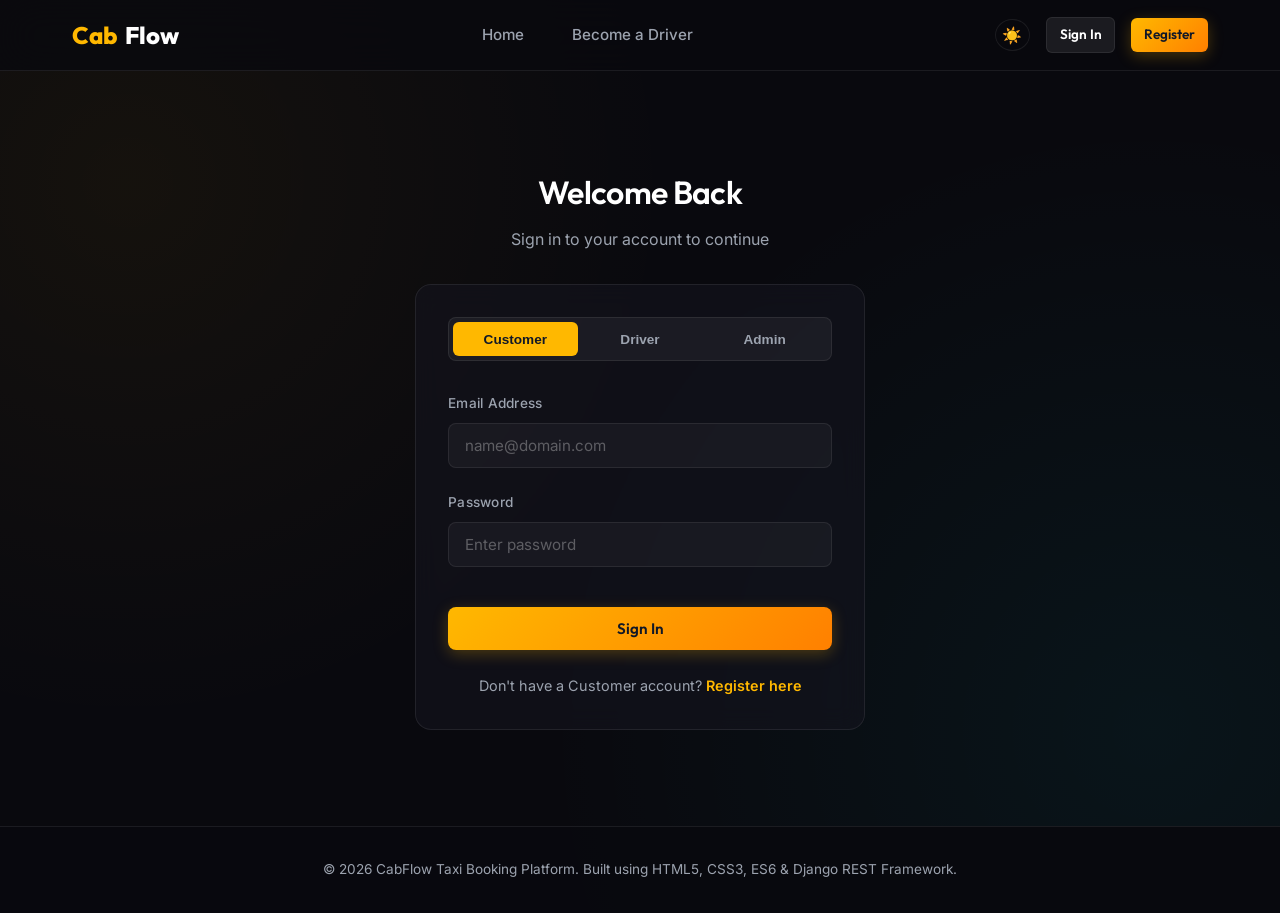
<file: TaxiBookingApplication/Frontend/customer_dashboard.html>
<!DOCTYPE html>
<html lang="en">
<head>
    <meta charset="UTF-8">
    <meta name="viewport" content="width=device-width, initial-scale=1.0">
    <title>Customer Dashboard - CabFlow</title>
    <meta name="description" content="View your CabFlow Customer dashboard. Review ride counts, aggregate trip spending, check pending payments, and update user settings.">
    <link rel="stylesheet" href="style.css">
</head>
<body>

    <header></header>

    <main>
        <div class="dashboard-header">
            <div>
                <h1 style="font-size: 2.25rem;" id="dash-greeting">Hello, Rahul Sharma</h1>
                <p style="color: var(--text-muted);">Manage your bookings, verify your trip status, and analyze your ride logs</p>
            </div>
            <a href="booking.html" class="btn btn-primary">Book a Ride</a>
        </div>

        <!-- Stat Widgets -->
        <div class="stat-grid">
            <div class="stat-card">
                <span class="stat-label">Total Rides Booked</span>
                <span class="stat-value" id="stat-total-rides">0</span>
            </div>
            <div class="stat-card">
                <span class="stat-label">Completed Trips</span>
                <span class="stat-value" id="stat-completed-rides" style="color: var(--success);">0</span>
            </div>
            <div class="stat-card">
                <span class="stat-label">Upcoming / Active</span>
                <span class="stat-value" id="stat-upcoming-rides" style="color: var(--info);">0</span>
            </div>
            <div class="stat-card">
                <span class="stat-label">Total Amount Spent</span>
                <span class="stat-value" id="stat-total-spend">₹0.00</span>
            </div>
        </div>

        <!-- Dashboard Layout -->
        <div class="grid-2">
            <!-- Left: Active / Upcoming Rides -->
            <div class="card" style="display: flex; flex-direction: column; gap: 1.5rem;">
                <h2 class="card-title" style="display: flex; align-items: center; justify-content: space-between;">
                    <span>Active Bookings</span>
                    <span class="badge badge-info" id="active-count-badge">0 Active</span>
                </h2>
                
                <div style="display: flex; flex-direction: column; gap: 1rem; overflow-y: auto; max-height: 400px;" id="active-rides-container">
                    <p style="color: var(--text-muted); text-align: center;">Loading bookings...</p>
                </div>
            </div>

            <!-- Right: Profile Info & Payment Logs -->
            <div style="display: flex; flex-direction: column; gap: 2rem;">
                <!-- Profile details -->
                <div class="card">
                    <h2 class="card-title">Profile Settings</h2>
                    <div style="display: flex; flex-direction: column; gap: 1rem;">
                        <div class="form-group" style="margin-bottom: 0;">
                            <label>Full Name</label>
                            <input type="text" id="cust-profile-name" class="form-control" readonly>
                        </div>
                        <div class="form-group" style="margin-bottom: 0;">
                            <label>Email Address</label>
                            <input type="email" id="cust-profile-email" class="form-control" readonly>
                        </div>
                        <div class="grid-2" style="gap: 1rem;">
                            <div class="form-group" style="margin-bottom: 0;">
                                <label>Phone Number</label>
                                <input type="text" id="cust-profile-phone" class="form-control" readonly>
                            </div>
                            <div class="form-group" style="margin-bottom: 0;">
                                <label>City / Address</label>
                                <input type="text" id="cust-profile-address" class="form-control" readonly>
                            </div>
                        </div>
                    </div>
                </div>

                <!-- Recent Payments Log -->
                <div class="card">
                    <h2 class="card-title">Recent Transactions</h2>
                    <div style="overflow-x: auto; max-height: 250px;">
                        <table style="font-size: 0.85rem;">
                            <thead>
                                <tr>
                                    <th>Txn ID</th>
                                    <th>Method</th>
                                    <th>Amount</th>
                                    <th>Date</th>
                                    <th>Status</th>
                                </tr>
                            </thead>
                            <tbody id="payment-logs-body">
                                <tr>
                                    <td colspan="5" style="text-align: center; color: var(--text-muted);">No payments recorded.</td>
                                </tr>
                            </tbody>
                        </table>
                    </div>
                </div>
            </div>
        </div>
    </main>

    <footer></footer>

    <script src="script.js"></script>
    <script>
        // Access restriction
        if (!enforceRole(['customer'])) {
            throw new Error("Access Denied");
        }

        const customer = Session.getUser();

        // Populate fields
        document.getElementById('dash-greeting').innerText = `Hello, ${customer.full_name}`;
        document.getElementById('cust-profile-name').value = customer.full_name;
        document.getElementById('cust-profile-email').value = customer.email;
        document.getElementById('cust-profile-phone').value = customer.phone;
        document.getElementById('cust-profile-address').value = customer.address;

        // Fetch user metrics
        async function fetchMetrics() {
            try {
                const [bookings, payments] = await Promise.all([
                    apiFetch('/bookings/'),
                    apiFetch('/payments/')
                ]);
                
                // Filter customer data
                const myBookings = bookings.filter(b => b.customer_name === customer.full_name);
                const myPayments = payments.filter(p => p.customer_name === customer.full_name);

                // Stats calculation
                const totalRides = myBookings.length;
                const completedRides = myBookings.filter(b => b.ride_status === 'Completed').length;
                const upcomingRides = myBookings.filter(b => b.ride_status === 'Requested' || b.ride_status === 'Accepted' || b.ride_status === 'In Progress').length;
                const totalSpend = myPayments
                    .filter(p => p.payment_status === 'Success')
                    .reduce((sum, p) => sum + p.amount, 0);

                // Inject stats
                document.getElementById('stat-total-rides').innerText = totalRides;
                document.getElementById('stat-completed-rides').innerText = completedRides;
                document.getElementById('stat-upcoming-rides').innerText = upcomingRides;
                document.getElementById('stat-total-spend').innerText = `₹${totalSpend.toFixed(2)}`;

                // Active bookings listing
                const activeRides = myBookings.filter(b => b.ride_status !== 'Completed' && b.ride_status !== 'Cancelled');
                document.getElementById('active-count-badge').innerText = `${activeRides.length} Active`;
                
                const activeContainer = document.getElementById('active-rides-container');
                if (activeRides.length === 0) {
                    activeContainer.innerHTML = `<p style="color: var(--text-muted); text-align: center; padding: 2rem;">No active bookings found.</p>`;
                } else {
                    activeContainer.innerHTML = '';
                    activeRides.forEach(b => {
                        const paymentObj = myPayments.find(p => p.booking_id === b.booking_id);
                        const isPaid = paymentObj && paymentObj.payment_status === 'Success';
                        
                        let badgeClass = 'badge-pending';
                        if (b.ride_status === 'Accepted') badgeClass = 'badge-success';
                        if (b.ride_status === 'In Progress') badgeClass = 'badge-primary';

                        const div = document.createElement('div');
                        div.style.background = 'rgba(255,255,255,0.03)';
                        div.style.border = '1px solid var(--border-color)';
                        div.style.borderRadius = '12px';
                        div.style.padding = '1.25rem';
                        div.style.display = 'flex';
                        div.style.flexDirection = 'column';
                        div.style.gap = '0.75rem';

                        div.innerHTML = `
                            <div style="display: flex; justify-content: space-between; align-items: center;">
                                <strong>Booking #${b.booking_id}</strong>
                                <span class="badge ${badgeClass}">${b.ride_status}</span>
                            </div>
                            <div style="font-size: 0.85rem; color: var(--text-muted);">
                                <div><strong>From:</strong> ${b.pickup_location}</div>
                                <div><strong>To:</strong> ${b.drop_location}</div>
                                <div><strong>Driver:</strong> ${b.driver_name || 'Awaiting Assignment'}</div>
                                <div style="color: var(--primary); font-weight: 600; margin-top: 0.25rem;">Fare: ₹${b.fare.toFixed(2)} (${isPaid ? 'Paid' : 'Unpaid'})</div>
                            </div>
                            ${!isPaid ? `
                            <div style="display: flex; gap: 0.5rem; margin-top: 0.5rem;">
                                <a href="payments.html?booking_id=${b.booking_id}" class="btn btn-primary btn-sm" style="flex: 1;">Complete Payment</a>
                                <button onclick="cancelBooking(${b.booking_id})" class="btn btn-secondary btn-sm">Cancel Ride</button>
                            </div>
                            ` : ''}
                        `;
                        activeContainer.appendChild(div);
                    });
                }

                // Transaction logs table
                const logsBody = document.getElementById('payment-logs-body');
                if (myPayments.length === 0) {
                    logsBody.innerHTML = `<tr><td colspan="5" style="text-align: center; color: var(--text-muted);">No payments recorded.</td></tr>`;
                } else {
                    logsBody.innerHTML = '';
                    myPayments.forEach(p => {
                        const row = document.createElement('tr');
                        row.innerHTML = `
                            <td><strong>${p.transaction_id}</strong></td>
                            <td>${p.payment_method}</td>
                            <td style="color: var(--primary); font-weight: 500;">₹${p.amount.toFixed(2)}</td>
                            <td>${p.payment_date}</td>
                            <td><span class="badge badge-success">${p.payment_status}</span></td>
                        `;
                        logsBody.appendChild(row);
                    });
                }

            } catch (err) {
                showToast(err.message, 'danger');
            }
        }

        // Cancel booking
        async function cancelBooking(id) {
            if (!confirm('Are you sure you want to cancel this booking?')) return;
            try {
                const response = await apiFetch(`/bookings/update/${id}/`, {
                    method: 'PUT',
                    body: { ride_status: 'Cancelled' }
                });
                
                // Release driver
                if (response.driver_name) {
                    const drivers = await apiFetch('/drivers/');
                    const drv = drivers.find(d => d.driver_name === response.driver_name);
                    if (drv) {
                        await apiFetch(`/drivers/update/${drv.driver_id}/`, {
                            method: 'PUT',
                            body: { availability: 'Available' }
                        });
                    }
                }
                
                showToast('Booking cancelled.', 'info');
                fetchMetrics();
            } catch (err) {
                showToast(err.message, 'danger');
            }
        }

        // Trigger loading metrics
        fetchMetrics();
    </script>
</body>
</html>
</file>
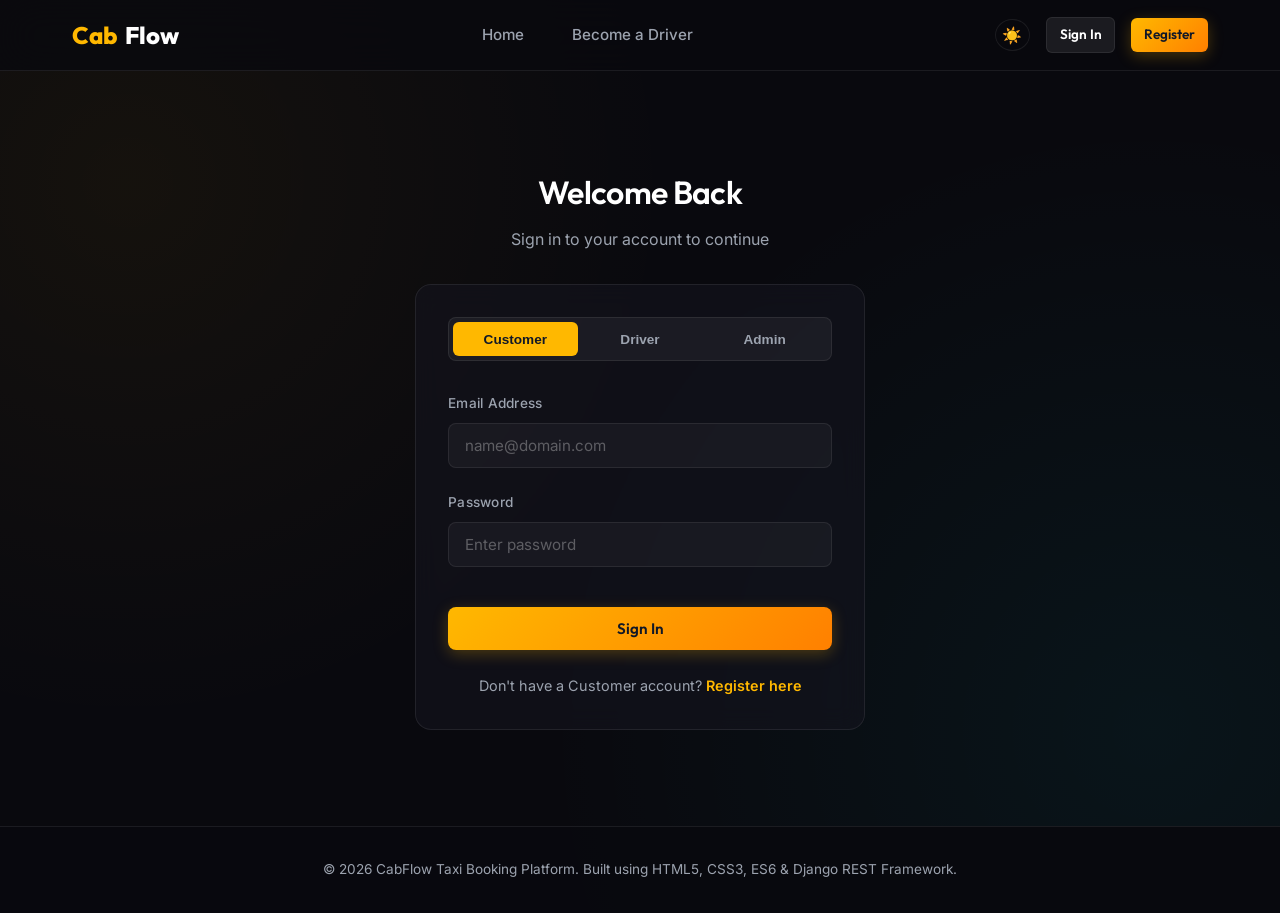
<file: TaxiBookingApplication/Frontend/driver_dashboard.html>
<!DOCTYPE html>
<html lang="en">
<head>
    <meta charset="UTF-8">
    <meta name="viewport" content="width=device-width, initial-scale=1.0">
    <title>Driver Dashboard - CabFlow</title>
    <meta name="description" content="Access your CabFlow Driver dashboard. View assigned rides, toggle availability status, manage active trips, and check total earnings.">
    <link rel="stylesheet" href="style.css">
</head>
<body>

    <header></header>

    <main>
        <div class="dashboard-header">
            <div>
                <h1 style="font-size: 2.25rem;" id="drv-greeting">Hello, Ramesh Kumar</h1>
                <p style="color: var(--text-muted);">Manage your active trips, update ride statuses, and track your daily earnings</p>
            </div>
            
            <div style="display: flex; align-items: center; gap: 1rem;">
                <span style="font-size: 0.85rem; font-weight: 500; color: var(--text-muted);">Availability:</span>
                <select id="drv-quick-availability" class="form-control" style="width: auto; border-color: var(--primary);" onchange="quickUpdateAvailability(this.value)">
                    <option value="Available">Available</option>
                    <option value="Busy">Busy</option>
                    <option value="Offline">Offline</option>
                </select>
            </div>
        </div>

        <!-- Metrics Grid -->
        <div class="stat-grid">
            <div class="stat-card">
                <span class="stat-label">Total Assigned Trips</span>
                <span class="stat-value" id="stat-drv-trips">0</span>
            </div>
            <div class="stat-card">
                <span class="stat-label">Completed Trips</span>
                <span class="stat-value" id="stat-drv-completed" style="color: var(--success);">0</span>
            </div>
            <div class="stat-card">
                <span class="stat-label">Active / Pending</span>
                <span class="stat-value" id="stat-drv-active" style="color: var(--info);">0</span>
            </div>
            <div class="stat-card">
                <span class="stat-label">Total Earnings</span>
                <span class="stat-value" id="stat-drv-earnings">₹0.00</span>
            </div>
        </div>

        <div class="grid-2">
            <!-- Left: Active / Assigned Jobs -->
            <div class="card" style="display: flex; flex-direction: column; gap: 1.5rem;">
                <h2 class="card-title" style="display: flex; justify-content: space-between; align-items: center;">
                    <span>Assigned Ride Requests</span>
                    <span class="badge badge-info" id="assigned-jobs-count">0 Jobs</span>
                </h2>
                
                <div style="display: flex; flex-direction: column; gap: 1rem; overflow-y: auto; max-height: 450px;" id="assigned-jobs-container">
                    <p style="color: var(--text-muted); text-align: center;">Loading jobs...</p>
                </div>
            </div>

            <!-- Right: Driver Trip Logs -->
            <div class="card" style="display: flex; flex-direction: column; gap: 1.5rem;">
                <h2 class="card-title">Completed Trips Log</h2>
                
                <div class="table-container">
                    <table style="font-size: 0.85rem;">
                        <thead>
                            <tr>
                                <th>Booking</th>
                                <th>Passenger</th>
                                <th>Route</th>
                                <th>Fare Earned</th>
                                <th>Date</th>
                            </tr>
                        </thead>
                        <tbody id="completed-jobs-body">
                            <tr>
                                <td colspan="5" style="text-align: center; color: var(--text-muted);">No completed rides found.</td>
                            </tr>
                        </tbody>
                    </table>
                </div>
            </div>
        </div>
    </main>

    <footer></footer>

    <script src="script.js"></script>
    <script>
        // Security check
        if (!enforceRole(['driver'])) {
            throw new Error("Access Denied");
        }

        const driver = Session.getUser();

        // Initialize greeting & dropdown
        document.getElementById('drv-greeting').innerText = `Hello, Driver ${driver.driver_name}`;
        document.getElementById('drv-quick-availability').value = driver.availability;

        // Quick status update
        async function quickUpdateAvailability(status) {
            try {
                const response = await apiFetch(`/drivers/update/${driver.driver_id}/`, {
                    method: 'PUT',
                    body: { availability: status }
                });
                Session.setUser(response, 'driver');
                showToast(`Status updated to: ${status}`, 'success');
                loadMetrics();
            } catch (err) {
                showToast(err.message, 'danger');
            }
        }

        // Load driver statistics and lists
        async function loadMetrics() {
            try {
                const [bookings, payments] = await Promise.all([
                    apiFetch('/bookings/'),
                    apiFetch('/payments/')
                ]);
                
                // Filter bookings by driver name
                const myBookings = bookings.filter(b => b.driver_name === driver.driver_name);
                
                // Calculate metrics
                const totalTrips = myBookings.length;
                const completedTrips = myBookings.filter(b => b.ride_status === 'Completed').length;
                
                // Filter only paid completed bookings for earnings calculation or total completed fares
                // Usually driver earns when trip is completed. Let's sum the fare of all completed rides
                const completedFares = myBookings
                    .filter(b => b.ride_status === 'Completed')
                    .reduce((sum, b) => sum + b.fare, 0);

                const activeTrips = myBookings.filter(b => b.ride_status === 'Requested' || b.ride_status === 'Accepted' || b.ride_status === 'In Progress').length;
                
                // Update stats UI
                document.getElementById('stat-drv-trips').innerText = totalTrips;
                document.getElementById('stat-drv-completed').innerText = completedTrips;
                document.getElementById('stat-drv-active').innerText = activeTrips;
                document.getElementById('stat-drv-earnings').innerText = `₹${completedFares.toFixed(2)}`;

                // Active assigned jobs UI
                const activeJobs = myBookings.filter(b => b.ride_status !== 'Completed' && b.ride_status !== 'Cancelled');
                document.getElementById('assigned-jobs-count').innerText = `${activeJobs.length} Jobs`;
                
                const jobsContainer = document.getElementById('assigned-jobs-container');
                if (activeJobs.length === 0) {
                    jobsContainer.innerHTML = `<p style="color: var(--text-muted); text-align: center; padding: 2rem;">No active assigned ride requests found.</p>`;
                } else {
                    jobsContainer.innerHTML = '';
                    
                    activeJobs.forEach(b => {
                        const payment = payments.find(p => p.booking_id === b.booking_id);
                        const isPaid = payment && payment.payment_status === 'Success';

                        let badgeClass = 'badge-pending';
                        if (b.ride_status === 'Accepted') badgeClass = 'badge-success';
                        if (b.ride_status === 'In Progress') badgeClass = 'badge-primary';

                        let actionButtons = '';
                        if (b.ride_status === 'Requested') {
                            actionButtons = `
                                <button onclick="updateJobStatus(${b.booking_id}, 'Accepted')" class="btn btn-primary btn-sm" style="flex: 1;">Accept Ride</button>
                            `;
                        } else if (b.ride_status === 'Accepted') {
                            actionButtons = `
                                <button onclick="updateJobStatus(${b.booking_id}, 'In Progress')" class="btn btn-primary btn-sm" style="flex: 1;">Start Trip</button>
                            `;
                        } else if (b.ride_status === 'In Progress') {
                            actionButtons = `
                                <button onclick="updateJobStatus(${b.booking_id}, 'Completed')" class="btn btn-success btn-sm" style="flex: 1;">Complete Trip</button>
                            `;
                        }

                        const div = document.createElement('div');
                        div.style.background = 'rgba(255,255,255,0.03)';
                        div.style.border = '1px solid var(--border-color)';
                        div.style.borderRadius = '12px';
                        div.style.padding = '1.25rem';
                        div.style.display = 'flex';
                        div.style.flexDirection = 'column';
                        div.style.gap = '0.75rem';

                        div.innerHTML = `
                            <div style="display: flex; justify-content: space-between; align-items: center;">
                                <strong>Job #${b.booking_id}</strong>
                                <span class="badge ${badgeClass}">${b.ride_status}</span>
                            </div>
                            <div style="font-size: 0.85rem; color: var(--text-muted);">
                                <div><strong>Passenger:</strong> ${b.customer_name}</div>
                                <div><strong>Pickup:</strong> ${b.pickup_location}</div>
                                <div><strong>Drop:</strong> ${b.drop_location}</div>
                                <div style="color: var(--primary); font-weight: 600; margin-top: 0.25rem;">Fare: ₹${b.fare.toFixed(2)} (${isPaid ? 'Paid' : 'Unpaid'})</div>
                            </div>
                            <div style="display: flex; gap: 0.5rem; margin-top: 0.5rem;">
                                ${actionButtons}
                                <button onclick="cancelJob(${b.booking_id})" class="btn btn-secondary btn-sm">Reject / Cancel</button>
                            </div>
                        `;
                        jobsContainer.appendChild(div);
                    });
                }

                // Completed trips body
                const completedJobs = myBookings.filter(b => b.ride_status === 'Completed');
                const completedBody = document.getElementById('completed-jobs-body');
                if (completedJobs.length === 0) {
                    completedBody.innerHTML = `<tr><td colspan="5" style="text-align: center; color: var(--text-muted);">No completed rides found.</td></tr>`;
                } else {
                    completedBody.innerHTML = '';
                    completedJobs.forEach(b => {
                        const row = document.createElement('tr');
                        row.innerHTML = `
                            <td><strong>#${b.booking_id}</strong></td>
                            <td>${b.customer_name}</td>
                            <td>
                                <div>${b.pickup_location}</div>
                                <div style="font-size: 0.75rem; color: var(--text-muted);">➜ ${b.drop_location}</div>
                            </td>
                            <td style="color: var(--success); font-weight: 600;">+ ₹${b.fare.toFixed(2)}</td>
                            <td>${b.booking_date}</td>
                        `;
                        completedBody.appendChild(row);
                    });
                }

            } catch (err) {
                showToast(err.message, 'danger');
            }
        }

        // Change status of assigned job (e.g. Accept, Start, Complete)
        async function updateJobStatus(bookingId, status) {
            try {
                // Update booking
                const response = await apiFetch(`/bookings/update/${bookingId}/`, {
                    method: 'PUT',
                    body: { ride_status: status }
                });
                
                showToast(`Ride status updated: ${status}`, 'success');

                // If trip completed, driver availability becomes Available again
                if (status === 'Completed') {
                    const drvResponse = await apiFetch(`/drivers/update/${driver.driver_id}/`, {
                        method: 'PUT',
                        body: { availability: 'Available' }
                    });
                    
                    // Update dropdown and session
                    Session.setUser(drvResponse, 'driver');
                    document.getElementById('drv-quick-availability').value = 'Available';
                } else if (status === 'In Progress') {
                    // Driver is busy on trip
                    const drvResponse = await apiFetch(`/drivers/update/${driver.driver_id}/`, {
                        method: 'PUT',
                        body: { availability: 'Busy' }
                    });
                    Session.setUser(drvResponse, 'driver');
                    document.getElementById('drv-quick-availability').value = 'Busy';
                }
                
                loadMetrics();
            } catch (err) {
                showToast(err.message, 'danger');
            }
        }

        // Reject / Cancel Job
        async function cancelJob(bookingId) {
            if (!confirm('Are you sure you want to decline this ride?')) return;
            try {
                // Update booking status to cancelled
                await apiFetch(`/bookings/update/${bookingId}/`, {
                    method: 'PUT',
                    body: { ride_status: 'Cancelled' }
                });
                
                // Set driver availability to Available
                const drvResponse = await apiFetch(`/drivers/update/${driver.driver_id}/`, {
                    method: 'PUT',
                    body: { availability: 'Available' }
                });
                
                Session.setUser(drvResponse, 'driver');
                document.getElementById('drv-quick-availability').value = 'Available';
                
                showToast('Trip declined and cancelled.', 'info');
                loadMetrics();
            } catch (err) {
                showToast(err.message, 'danger');
            }
        }

        // Initial fetch
        loadMetrics();
    </script>
</body>
</html>
</file>
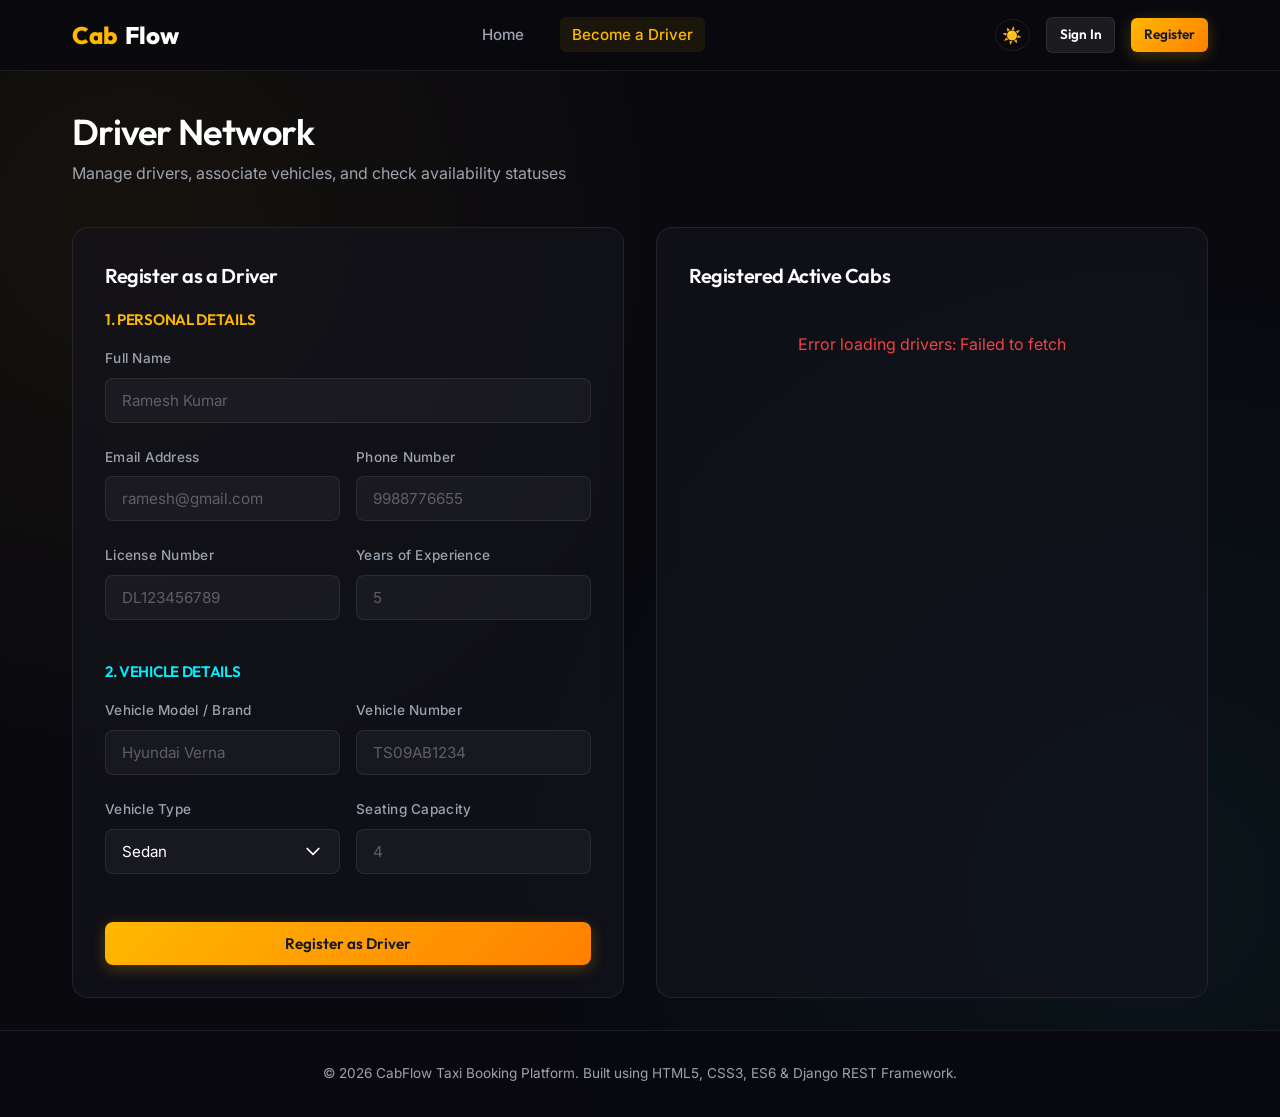
<file: TaxiBookingApplication/Frontend/drivers.html>
<!DOCTYPE html>
<html lang="en">
<head>
    <meta charset="UTF-8">
    <meta name="viewport" content="width=device-width, initial-scale=1.0">
    <title>Driver Network - CabFlow</title>
    <meta name="description" content="View CabFlow driver registration portal. Add details, associate vehicles, configure passenger capacity, and view experience.">
    <link rel="stylesheet" href="style.css">
</head>
<body>

    <header></header>

    <main>
        <div class="dashboard-header" id="drivers-header">
            <div>
                <h1 style="font-size: 2.25rem;">Driver Network</h1>
                <p style="color: var(--text-muted);">Manage drivers, associate vehicles, and check availability statuses</p>
            </div>
        </div>

        <!-- Layout splits into forms and displays -->
        <div class="grid-2" id="driver-layout">
            <!-- Driver Registration Form (Visible when not logged in as driver) -->
            <div class="card" id="driver-auth-card">
                <h2 class="card-title" id="driver-form-title">Register as a Driver</h2>
                <form id="driver-registration-form">
                    <h3 style="font-size: 0.95rem; text-transform: uppercase; color: var(--primary); margin-bottom: 1rem;">1. Personal Details</h3>
                    
                    <div class="form-group">
                        <label for="drv-name">Full Name</label>
                        <input type="text" id="drv-name" class="form-control" placeholder="Ramesh Kumar" required>
                    </div>
                    
                    <div class="grid-2" style="gap: 1rem; margin-bottom: 0;">
                        <div class="form-group">
                            <label for="drv-email">Email Address</label>
                            <input type="email" id="drv-email" class="form-control" placeholder="ramesh@gmail.com" required>
                        </div>
                        <div class="form-group">
                            <label for="drv-phone">Phone Number</label>
                            <input type="tel" id="drv-phone" class="form-control" placeholder="9988776655" required>
                        </div>
                    </div>
                    
                    <div class="grid-2" style="gap: 1rem; margin-bottom: 1rem;">
                        <div class="form-group">
                            <label for="drv-license">License Number</label>
                            <input type="text" id="drv-license" class="form-control" placeholder="DL123456789" required>
                        </div>
                        <div class="form-group">
                            <label for="drv-exp">Years of Experience</label>
                            <input type="number" id="drv-exp" class="form-control" placeholder="5" min="1" required>
                        </div>
                    </div>

                    <h3 style="font-size: 0.95rem; text-transform: uppercase; color: var(--secondary); margin-bottom: 1rem;">2. Vehicle Details</h3>
                    
                    <div class="grid-2" style="gap: 1rem; margin-bottom: 0;">
                        <div class="form-group">
                            <label for="veh-model">Vehicle Model / Brand</label>
                            <input type="text" id="veh-model" class="form-control" placeholder="Hyundai Verna" required>
                        </div>
                        <div class="form-group">
                            <label for="veh-number">Vehicle Number</label>
                            <input type="text" id="veh-number" class="form-control" placeholder="TS09AB1234" required>
                        </div>
                    </div>
                    
                    <div class="grid-2" style="gap: 1rem; margin-bottom: 1.5rem;">
                        <div class="form-group">
                            <label for="veh-type">Vehicle Type</label>
                            <select id="veh-type" class="form-control" required>
                                <option value="Sedan">Sedan</option>
                                <option value="Hatchback">Hatchback</option>
                                <option value="SUV">SUV</option>
                                <option value="Auto">Auto</option>
                                <option value="Bike">Bike</option>
                                <option value="Luxury">Luxury</option>
                            </select>
                        </div>
                        <div class="form-group">
                            <label for="veh-capacity">Seating Capacity</label>
                            <input type="number" id="veh-capacity" class="form-control" placeholder="4" min="1" max="10" required>
                        </div>
                    </div>
                    
                    <button type="submit" class="btn btn-primary" style="width: 100%;" id="btn-driver-register">Register as Driver</button>
                </form>
            </div>

            <!-- Driver Self Profile (Visible when logged in as driver) -->
            <div class="card" id="driver-profile-card" style="display: none;">
                <h2 class="card-title" style="color: var(--primary);">My Driver Profile</h2>
                <div style="display: flex; flex-direction: column; gap: 1.25rem;">
                    
                    <div style="display: flex; align-items: center; gap: 1.5rem; border-bottom: 1px solid var(--border-color); padding-bottom: 1.5rem;">
                        <div class="avatar" style="width: 60px; height: 60px; font-size: 1.75rem;" id="profile-avatar">R</div>
                        <div>
                            <h3 id="profile-name" style="font-size: 1.5rem;">Ramesh Kumar</h3>
                            <p style="color: var(--text-muted); font-size: 0.9rem;" id="profile-email">ramesh@gmail.com</p>
                        </div>
                    </div>

                    <div class="grid-2" style="gap: 1rem;">
                        <div>
                            <span style="font-size: 0.75rem; color: var(--text-muted); text-transform: uppercase;">Phone</span>
                            <p id="profile-phone" style="font-weight: 600;">9988776655</p>
                        </div>
                        <div>
                            <span style="font-size: 0.75rem; color: var(--text-muted); text-transform: uppercase;">License</span>
                            <p id="profile-license" style="font-weight: 600;">DL123456789</p>
                        </div>
                        <div>
                            <span style="font-size: 0.75rem; color: var(--text-muted); text-transform: uppercase;">Experience</span>
                            <p id="profile-exp" style="font-weight: 600;">5 Years</p>
                        </div>
                        <div>
                            <span style="font-size: 0.75rem; color: var(--text-muted); text-transform: uppercase;">Driver Rating</span>
                            <p style="font-weight: 600; color: var(--primary);">4.8 ★ (Excellent)</p>
                        </div>
                    </div>
                    
                    <div style="border-top: 1px solid var(--border-color); padding-top: 1.5rem;">
                        <h3 style="font-size: 1.1rem; margin-bottom: 1rem;">Vehicle Details</h3>
                        <div class="grid-2" style="gap: 1rem;">
                            <div>
                                <span style="font-size: 0.75rem; color: var(--text-muted); text-transform: uppercase;">Model</span>
                                <p id="profile-veh-model" style="font-weight: 600;">Hyundai Verna</p>
                            </div>
                            <div>
                                <span style="font-size: 0.75rem; color: var(--text-muted); text-transform: uppercase;">Plate Number</span>
                                <p id="profile-veh-number" style="font-weight: 600;">TS09AB1234</p>
                            </div>
                            <div>
                                <span style="font-size: 0.75rem; color: var(--text-muted); text-transform: uppercase;">Type</span>
                                <p id="profile-veh-type" style="font-weight: 600;">Sedan</p>
                            </div>
                            <div>
                                <span style="font-size: 0.75rem; color: var(--text-muted); text-transform: uppercase;">Capacity</span>
                                <p id="profile-veh-capacity" style="font-weight: 600;">4 Passengers</p>
                            </div>
                        </div>
                    </div>

                    <div style="border-top: 1px solid var(--border-color); padding-top: 1.5rem;">
                        <label for="profile-availability" style="font-size: 0.85rem; font-weight: 600; color: var(--text-muted); display: block; margin-bottom: 0.5rem;">Availability Status</label>
                        <select id="profile-availability" class="form-control" style="border-color: var(--primary);" onchange="updateAvailability(this.value)">
                            <option value="Available">Available</option>
                            <option value="Busy">Busy</option>
                            <option value="Offline">Offline</option>
                        </select>
                    </div>
                </div>
            </div>

            <!-- List of Drivers network -->
            <div class="card" style="display: flex; flex-direction: column; gap: 1.5rem;">
                <h2 class="card-title">Registered Active Cabs</h2>
                
                <div style="display: flex; flex-direction: column; gap: 1rem; overflow-y: auto; max-height: 500px;" id="drivers-list-container">
                    <p style="color: var(--text-muted); text-align: center;">Loading registered drivers...</p>
                </div>
            </div>
        </div>
    </main>

    <footer></footer>

    <script src="script.js"></script>
    <script>
        const user = Session.getUser();
        const role = Session.getRole();

        // Configure UI depending on role
        if (role === 'driver') {
            document.getElementById('driver-auth-card').style.display = 'none';
            document.getElementById('driver-profile-card').style.display = 'block';
            loadDriverProfile();
        }

        // Set default seating capacity on type selection change
        document.getElementById('veh-type').addEventListener('change', (e) => {
            const capacities = {
                'Sedan': 4,
                'Hatchback': 4,
                'SUV': 6,
                'Auto': 3,
                'Bike': 1,
                'Luxury': 4
            };
            document.getElementById('veh-capacity').value = capacities[e.target.value] || 4;
        });

        // Load logged in driver profile
        async function loadDriverProfile() {
            try {
                // Populate driver details
                document.getElementById('profile-avatar').innerText = user.driver_name.charAt(0).toUpperCase();
                document.getElementById('profile-name').innerText = user.driver_name;
                document.getElementById('profile-email').innerText = user.email;
                document.getElementById('profile-phone').innerText = user.phone;
                document.getElementById('profile-license').innerText = user.license_number;
                document.getElementById('profile-exp').innerText = `${user.experience} Years`;
                document.getElementById('profile-availability').value = user.availability;

                // Fetch associated vehicle details
                const vehicles = await apiFetch('/vehicles/');
                const myVehicle = vehicles.find(v => v.driver_name === user.driver_name);
                
                if (myVehicle) {
                    document.getElementById('profile-veh-model').innerText = myVehicle.model;
                    document.getElementById('profile-veh-number').innerText = myVehicle.vehicle_number;
                    document.getElementById('profile-veh-type').innerText = myVehicle.vehicle_type;
                    document.getElementById('profile-veh-capacity').innerText = `${myVehicle.seating_capacity} Passengers`;
                }
            } catch (err) {
                showToast(err.message, 'danger');
            }
        }

        // Update driver availability status
        async function updateAvailability(status) {
            try {
                const response = await apiFetch(`/drivers/update/${user.driver_id}/`, {
                    method: 'PUT',
                    body: { availability: status }
                });
                
                // Update local storage session
                Session.setUser(response, 'driver');
                showToast(`Status updated to: ${status}`, 'success');
                loadDriversList(); // Refresh list
            } catch (err) {
                showToast(err.message, 'danger');
            }
        }

        // Fetch and show all drivers with their vehicles
        async function loadDriversList() {
            const listContainer = document.getElementById('drivers-list-container');
            try {
                const [drivers, vehicles] = await Promise.all([
                    apiFetch('/drivers/'),
                    apiFetch('/vehicles/')
                ]);
                
                if (drivers.length === 0) {
                    listContainer.innerHTML = `<p style="color: var(--text-muted); text-align: center;">No registered drivers found in the database.</p>`;
                    return;
                }
                
                listContainer.innerHTML = '';
                
                drivers.forEach(d => {
                    // Match vehicle
                    const vehicle = vehicles.find(v => v.driver_name === d.driver_name);
                    
                    let badgeClass = 'badge-success';
                    if (d.availability === 'Busy') badgeClass = 'badge-warning';
                    if (d.availability === 'Offline') badgeClass = 'badge-danger';
                    
                    const card = document.createElement('div');
                    card.style.background = 'rgba(255,255,255,0.03)';
                    card.style.border = '1px solid var(--border-color)';
                    card.style.borderRadius = '10px';
                    card.style.padding = '1rem';
                    card.style.display = 'flex';
                    card.style.justifyContent = 'space-between';
                    card.style.alignItems = 'center';
                    
                    card.innerHTML = `
                        <div>
                            <strong style="color: #ffffff; font-size: 1rem;">${d.driver_name}</strong>
                            <span class="badge ${badgeClass}" style="margin-left: 0.5rem; font-size: 0.65rem;">${d.availability}</span>
                            <div style="font-size: 0.8rem; color: var(--text-muted); margin-top: 0.25rem;">
                                ${d.experience} yrs exp &bull; ${d.phone}
                            </div>
                            ${vehicle ? `
                            <div style="font-size: 0.8rem; color: var(--primary); margin-top: 0.25rem; font-weight: 500;">
                                ${vehicle.vehicle_type} - ${vehicle.model} (${vehicle.vehicle_number})
                            </div>
                            ` : ''}
                        </div>
                        <div style="text-align: right;">
                            <span style="font-size: 1rem; color: var(--primary); font-weight: 700;">4.8 ★</span>
                            <div style="font-size: 0.75rem; color: var(--text-muted);">Rating</div>
                        </div>
                    `;
                    
                    listContainer.appendChild(card);
                });
            } catch (err) {
                listContainer.innerHTML = `<p style="color: var(--danger); text-align: center;">Error loading drivers: ${err.message}</p>`;
            }
        }

        // Initialize drivers list
        loadDriversList();

        // Handle driver registration submit
        document.getElementById('driver-registration-form').addEventListener('submit', async (e) => {
            e.preventDefault();
            
            const driver_name = document.getElementById('drv-name').value;
            const email = document.getElementById('drv-email').value;
            const phone = document.getElementById('drv-phone').value;
            const license_number = document.getElementById('drv-license').value;
            const experience = parseInt(document.getElementById('drv-exp').value);
            
            const model = document.getElementById('veh-model').value;
            const vehicle_number = document.getElementById('veh-number').value;
            const vehicle_type = document.getElementById('veh-type').value;
            const seating_capacity = parseInt(document.getElementById('veh-capacity').value);
            
            try {
                showToast('Registering Driver profile...', 'info');
                
                // Add driver
                const driverResponse = await apiFetch('/drivers/add/', {
                    method: 'POST',
                    body: {
                        driver_name,
                        email,
                        phone,
                        license_number,
                        experience,
                        availability: 'Available'
                    }
                });
                
                // Add vehicle associated with driver
                await apiFetch('/vehicles/add/', {
                    method: 'POST',
                    body: {
                        driver_name,
                        vehicle_type,
                        vehicle_number,
                        seating_capacity,
                        model
                    }
                });
                
                showToast('Driver and Vehicle Registered Successfully!', 'success');
                
                // If not logged in, auto login this driver
                if (!Session.isLoggedIn()) {
                    Session.setUser(driverResponse, 'driver');
                    setTimeout(() => {
                        window.location.href = 'driver_dashboard.html';
                    }, 1200);
                } else {
                    document.getElementById('driver-registration-form').reset();
                    loadDriversList();
                }
            } catch (err) {
                showToast(err.message, 'danger');
            }
        });
    </script>
</body>
</html>
</file>
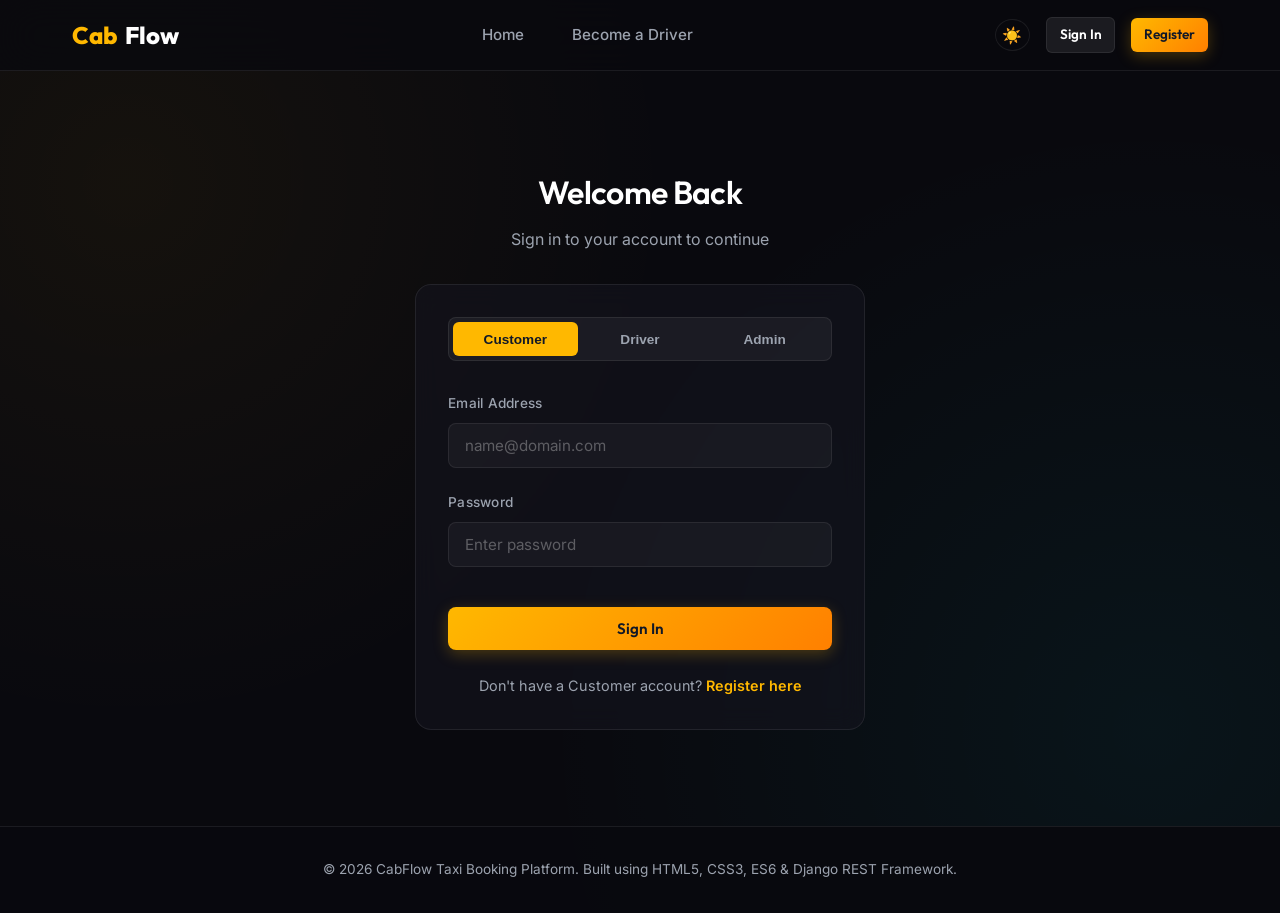
<file: TaxiBookingApplication/Frontend/login.html>
<!DOCTYPE html>
<html lang="en">
<head>
    <meta charset="UTF-8">
    <meta name="viewport" content="width=device-width, initial-scale=1.0">
    <title>Sign In - CabFlow</title>
    <meta name="description" content="Access your CabFlow account. Track your taxi rides, manage bookings, view driver statuses, or view transaction invoices.">
    <link rel="stylesheet" href="style.css">
</head>
<body>

    <header></header>

    <main>
        <div class="auth-container">
            <div class="auth-header">
                <h2>Welcome Back</h2>
                <p>Sign in to your account to continue</p>
            </div>
            
            <div class="card">
                <!-- Role Toggle Selector -->
                <div class="role-toggle">
                    <button class="role-btn active" id="btn-role-customer" onclick="setRole('customer')">Customer</button>
                    <button class="role-btn" id="btn-role-driver" onclick="setRole('driver')">Driver</button>
                    <button class="role-btn" id="btn-role-admin" onclick="setRole('admin')">Admin</button>
                </div>
                
                <form id="login-form">
                    <div class="form-group">
                        <label for="login-email">Email Address</label>
                        <input type="email" id="login-email" class="form-control" placeholder="name@domain.com" required>
                    </div>
                    
                    <div class="form-group" id="password-group">
                        <label for="login-password">Password</label>
                        <input type="password" id="login-password" class="form-control" placeholder="Enter password">
                    </div>
                    
                    <button type="submit" class="btn btn-primary" style="width: 100%; margin-top: 1rem;" id="btn-login-submit">Sign In</button>
                </form>
                
                <div class="auth-footer" id="register-redirect">
                    Don't have a Customer account? <a href="register.html">Register here</a>
                </div>
            </div>
        </div>
    </main>

    <footer></footer>

    <script src="script.js"></script>
    <script>
        let currentRole = 'customer';
        
        // Handle switching roles
        function setRole(role) {
            currentRole = role;
            
            // Update button styles
            document.getElementById('btn-role-customer').classList.toggle('active', role === 'customer');
            document.getElementById('btn-role-driver').classList.toggle('active', role === 'driver');
            document.getElementById('btn-role-admin').classList.toggle('active', role === 'admin');
            
            // Adjust fields based on role
            const passwordGroup = document.getElementById('password-group');
            const registerRedirect = document.getElementById('register-redirect');
            const passInput = document.getElementById('login-password');
            
            if (role === 'driver') {
                passwordGroup.style.display = 'none';
                passInput.removeAttribute('required');
                registerRedirect.innerHTML = `Not registered as a Driver? <a href="drivers.html">Add Driver details here</a>`;
            } else {
                passwordGroup.style.display = 'flex';
                passInput.setAttribute('required', 'required');
                
                if (role === 'customer') {
                    registerRedirect.innerHTML = `Don't have a Customer account? <a href="register.html">Register here</a>`;
                } else {
                    registerRedirect.innerHTML = `Admin sign-in requires credentials.`;
                }
            }
        }

        // Redirect if already logged in
        if (Session.isLoggedIn()) {
            const role = Session.getRole();
            if (role === 'customer') window.location.href = 'customer_dashboard.html';
            else if (role === 'driver') window.location.href = 'driver_dashboard.html';
            else if (role === 'admin') window.location.href = 'admin_dashboard.html';
        }
        
        // Handle login submission
        document.getElementById('login-form').addEventListener('submit', async (e) => {
            e.preventDefault();
            
            const email = document.getElementById('login-email').value;
            const password = document.getElementById('login-password').value;
            
            try {
                if (currentRole === 'customer') {
                    const response = await apiFetch('/customers/login/', {
                        method: 'POST',
                        body: { email, password }
                    });
                    
                    Session.setUser(response.user, 'customer');
                    showToast(`Welcome back, ${response.user.full_name}!`, 'success');
                    setTimeout(() => {
                        window.location.href = 'customer_dashboard.html';
                    }, 1000);
                    
                } else if (currentRole === 'driver') {
                    const response = await apiFetch('/drivers/login/', {
                        method: 'POST',
                        body: { email }
                    });
                    
                    Session.setUser(response.user, 'driver');
                    showToast(`Welcome, Driver ${response.user.driver_name}!`, 'success');
                    setTimeout(() => {
                        window.location.href = 'driver_dashboard.html';
                    }, 1000);
                    
                } else if (currentRole === 'admin') {
                    // Admin uses static credentials as standard for simple mock databases
                    if (email === 'admin@cabflow.com' && password === 'admin123') {
                        Session.setUser({ full_name: 'CabFlow Administrator', email: 'admin@cabflow.com' }, 'admin');
                        showToast('Access granted. Welcome Administrator.', 'success');
                        setTimeout(() => {
                            window.location.href = 'admin_dashboard.html';
                        }, 1000);
                    } else {
                        showToast('Invalid Admin Credentials (use: admin@cabflow.com / admin123)', 'danger');
                    }
                }
            } catch (err) {
                showToast(err.message, 'danger');
            }
        });
    </script>
</body>
</html>
</file>
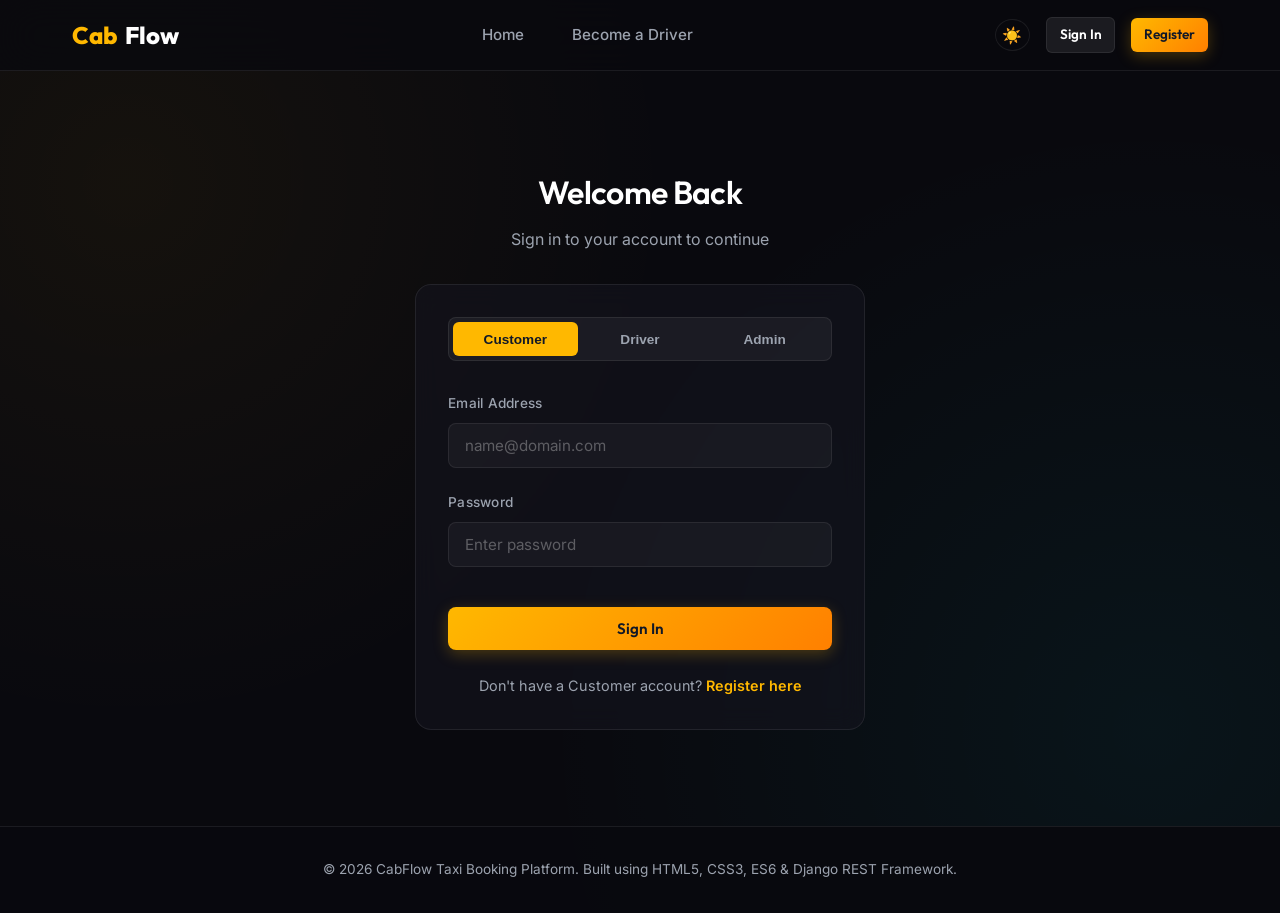
<file: TaxiBookingApplication/Frontend/payments.html>
<!DOCTYPE html>
<html lang="en">
<head>
    <meta charset="UTF-8">
    <meta name="viewport" content="width=device-width, initial-scale=1.0">
    <title>Secure Payment - CabFlow</title>
    <meta name="description" content="Complete your CabFlow ride payment securely. Select payment methods including UPI, Cards, and Wallets, and obtain receipts instantly.">
    <link rel="stylesheet" href="style.css">
</head>
<body>

    <header></header>

    <main>
        <div class="dashboard-header">
            <div>
                <h1 style="font-size: 2.25rem;">Secure Payment Portal</h1>
                <p style="color: var(--text-muted);">Please complete payment to confirm your booking</p>
            </div>
        </div>

        <div class="payment-grid" id="checkout-container">
            <!-- Payment Method Form -->
            <div class="card">
                <h2 class="card-title" style="margin-bottom: 1.5rem;">Select Payment Method</h2>
                
                <div class="payment-methods-grid">
                    <div class="payment-method-card selected" data-method="UPI">
                        <span class="payment-method-icon">📱</span>
                        <div>
                            <strong>UPI Payment</strong>
                            <p style="font-size: 0.75rem; color: var(--text-muted);">GPay, PhonePe, Paytm</p>
                        </div>
                    </div>
                    
                    <div class="payment-method-card" data-method="Credit Card">
                        <span class="payment-method-icon">💳</span>
                        <div>
                            <strong>Credit Card</strong>
                            <p style="font-size: 0.75rem; color: var(--text-muted);">Visa, MasterCard, Amex</p>
                        </div>
                    </div>
                    
                    <div class="payment-method-card" data-method="Debit Card">
                        <span class="payment-method-icon">💳</span>
                        <div>
                            <strong>Debit Card</strong>
                            <p style="font-size: 0.75rem; color: var(--text-muted);">RuPay, Maestro, Visa</p>
                        </div>
                    </div>
                    
                    <div class="payment-method-card" data-method="Wallet">
                        <span class="payment-method-icon">💼</span>
                        <div>
                            <strong>Mobile Wallet</strong>
                            <p style="font-size: 0.75rem; color: var(--text-muted);">Amazon Pay, Mobikwik</p>
                        </div>
                    </div>

                    <div class="payment-method-card" data-method="Cash">
                        <span class="payment-method-icon">💵</span>
                        <div>
                            <strong>Cash on Delivery</strong>
                            <p style="font-size: 0.75rem; color: var(--text-muted);">Pay directly to driver</p>
                        </div>
                    </div>
                </div>
                
                <button class="btn btn-primary" style="width: 100%; margin-top: 1rem;" id="btn-pay-now">Confirm and Pay</button>
            </div>

            <!-- Booking Summary -->
            <div class="card" style="display: flex; flex-direction: column; gap: 1.5rem;">
                <h2 class="card-title">Booking Summary</h2>
                
                <div id="booking-summary-details">
                    <p style="color: var(--text-muted);">Loading booking summary details...</p>
                </div>
            </div>
        </div>

        <!-- Success overlay after payment succeeds -->
        <div class="card" id="success-receipt-card" style="display: none; max-width: 600px; margin: 3rem auto; text-align: center;">
            <div style="width: 80px; height: 80px; background: rgba(16, 185, 129, 0.15); border: 2px solid var(--success); border-radius: 50%; display: flex; align-items: center; justify-content: center; margin: 0 auto 2rem;">
                <svg width="40" height="40" viewBox="0 0 24 24" fill="none" stroke="var(--success)" stroke-width="3">
                    <polyline points="20 6 9 17 4 12"/>
                </svg>
            </div>
            
            <h1 style="color: var(--success); margin-bottom: 0.5rem; font-size: 2.25rem;">Payment Successful!</h1>
            <p style="color: var(--text-muted); margin-bottom: 2rem;">Your ride booking status is updated to Accepted.</p>
            
            <div style="background: rgba(255,255,255,0.03); border: 1px solid var(--border-color); border-radius: 12px; padding: 1.5rem; text-align: left; margin-bottom: 2rem;" id="receipt-details">
                <!-- Receipt details populated here -->
            </div>
            
            <div style="display: flex; gap: 1rem; justify-content: center;">
                <a href="ride_history.html" class="btn btn-primary">Go to Ride History</a>
                <a href="customer_dashboard.html" class="btn btn-secondary">Go to Dashboard</a>
            </div>
        </div>
    </main>

    <footer></footer>

    <script src="script.js"></script>
    <script>
        // Check authentication
        if (!enforceRole(['customer'])) {
            throw new Error("Access Denied");
        }

        const params = new URLSearchParams(window.location.search);
        const bookingId = parseInt(params.get('booking_id'));
        
        let currentBooking = null;
        let selectedMethod = 'UPI';

        // Set payment method option active state
        document.querySelectorAll('.payment-method-card').forEach(card => {
            card.addEventListener('click', () => {
                document.querySelectorAll('.payment-method-card').forEach(c => c.classList.remove('selected'));
                card.classList.add('selected');
                selectedMethod = card.getAttribute('data-method');
            });
        });

        // Redirect if no booking_id is provided in URL
        if (!bookingId) {
            showToast('No booking ID referenced in the URL.', 'danger');
            setTimeout(() => {
                window.location.href = 'customer_dashboard.html';
            }, 1500);
        } else {
            loadBookingDetails();
        }

        // Fetch booking information from Backend
        async function loadBookingDetails() {
            const summaryDiv = document.getElementById('booking-summary-details');
            try {
                const bookings = await apiFetch('/bookings/');
                currentBooking = bookings.find(b => b.booking_id === bookingId);
                
                if (!currentBooking) {
                    summaryDiv.innerHTML = `<p style="color: var(--danger);">Booking reference #${bookingId} not found in database.</p>`;
                    return;
                }
                
                summaryDiv.innerHTML = `
                    <div style="display: flex; flex-direction: column; gap: 1rem;">
                        <div style="border-bottom: 1px dashed var(--border-color); padding-bottom: 1rem;">
                            <span style="font-size: 0.75rem; color: var(--text-muted);">BOOKING ID</span>
                            <p style="font-weight: 700; font-size: 1.15rem; color: #ffffff;">#${currentBooking.booking_id}</p>
                        </div>
                        
                        <div>
                            <span style="font-size: 0.75rem; color: var(--text-muted);">PASSENGER</span>
                            <p style="font-weight: 600; color: #ffffff;">${currentBooking.customer_name}</p>
                        </div>
                        
                        <div>
                            <span style="font-size: 0.75rem; color: var(--text-muted);">ASSIGNED DRIVER</span>
                            <p style="font-weight: 600; color: #ffffff;">${currentBooking.driver_name || 'Searching...'}</p>
                        </div>
                        
                        <div class="grid-2" style="gap: 1rem;">
                            <div>
                                <span style="font-size: 0.75rem; color: var(--text-muted);">PICKUP</span>
                                <p style="font-size: 0.85rem; font-weight: 500;">${currentBooking.pickup_location}</p>
                            </div>
                            <div>
                                <span style="font-size: 0.75rem; color: var(--text-muted);">DROP</span>
                                <p style="font-size: 0.85rem; font-weight: 500;">${currentBooking.drop_location}</p>
                            </div>
                        </div>

                        <div style="border-top: 1px dashed var(--border-color); padding-top: 1rem;" class="payment-details-list">
                            <div class="payment-details-item">
                                <span>Base Booking Fee</span>
                                <span>₹50.00</span>
                            </div>
                            <div class="payment-details-item">
                                <span>Transit Charge</span>
                                <span>₹${(currentBooking.fare - 50).toFixed(2)}</span>
                            </div>
                            <div class="payment-details-item total">
                                <span>Total Amount Due</span>
                                <span style="color: var(--primary);">₹${currentBooking.fare.toFixed(2)}</span>
                            </div>
                        </div>
                    </div>
                `;
            } catch (err) {
                summaryDiv.innerHTML = `<p style="color: var(--danger);">Error loading details: ${err.message}</p>`;
            }
        }

        // Process payment
        document.getElementById('btn-pay-now').addEventListener('click', async () => {
            if (!currentBooking) {
                showToast('Unable to complete payment. Booking not loaded.', 'danger');
                return;
            }
            
            showToast('Processing transaction securely...', 'info');
            
            try {
                // Generate a random transaction ID
                const txnId = 'TXN' + Date.now() + Math.floor(Math.random() * 1000);
                const today = new Date().toISOString().split('T')[0];
                
                // 1. Add Payment record
                const payment = await apiFetch('/payments/add/', {
                    method: 'POST',
                    body: {
                        booking_id: currentBooking.booking_id,
                        customer_name: currentBooking.customer_name,
                        amount: currentBooking.fare,
                        payment_method: selectedMethod,
                        payment_status: 'Success',
                        transaction_id: txnId,
                        payment_date: today
                    }
                });
                
                // 2. Update Booking Status to 'Accepted'
                await apiFetch(`/bookings/update/${currentBooking.booking_id}/`, {
                    method: 'PUT',
                    body: {
                        ride_status: 'Accepted'
                    }
                });
                
                showToast('Transaction success!', 'success');
                
                // Render receipt and display success view
                document.getElementById('checkout-container').style.display = 'none';
                document.getElementById('success-receipt-card').style.display = 'block';
                
                document.getElementById('receipt-details').innerHTML = `
                    <div style="display: flex; flex-direction: column; gap: 0.75rem; font-size: 0.9rem;">
                        <div style="display: flex; justify-content: space-between;">
                            <span style="color: var(--text-muted);">Transaction ID</span>
                            <strong style="color: #ffffff;">${payment.transaction_id}</strong>
                        </div>
                        <div style="display: flex; justify-content: space-between;">
                            <span style="color: var(--text-muted);">Booking ID</span>
                            <strong style="color: #ffffff;">#${payment.booking_id}</strong>
                        </div>
                        <div style="display: flex; justify-content: space-between;">
                            <span style="color: var(--text-muted);">Payment Method</span>
                            <strong style="color: #ffffff;">${payment.payment_method}</strong>
                        </div>
                        <div style="display: flex; justify-content: space-between;">
                            <span style="color: var(--text-muted);">Amount Paid</span>
                            <strong style="color: var(--primary);">₹${payment.amount.toFixed(2)}</strong>
                        </div>
                        <div style="display: flex; justify-content: space-between; border-top: 1px solid var(--border-color); padding-top: 0.75rem;">
                            <span style="color: var(--text-muted);">Transaction Date</span>
                            <span style="color: #ffffff;">${payment.payment_date}</span>
                        </div>
                    </div>
                `;
                
            } catch (err) {
                showToast(`Payment failed: ${err.message}`, 'danger');
            }
        });
    </script>
</body>
</html>
</file>
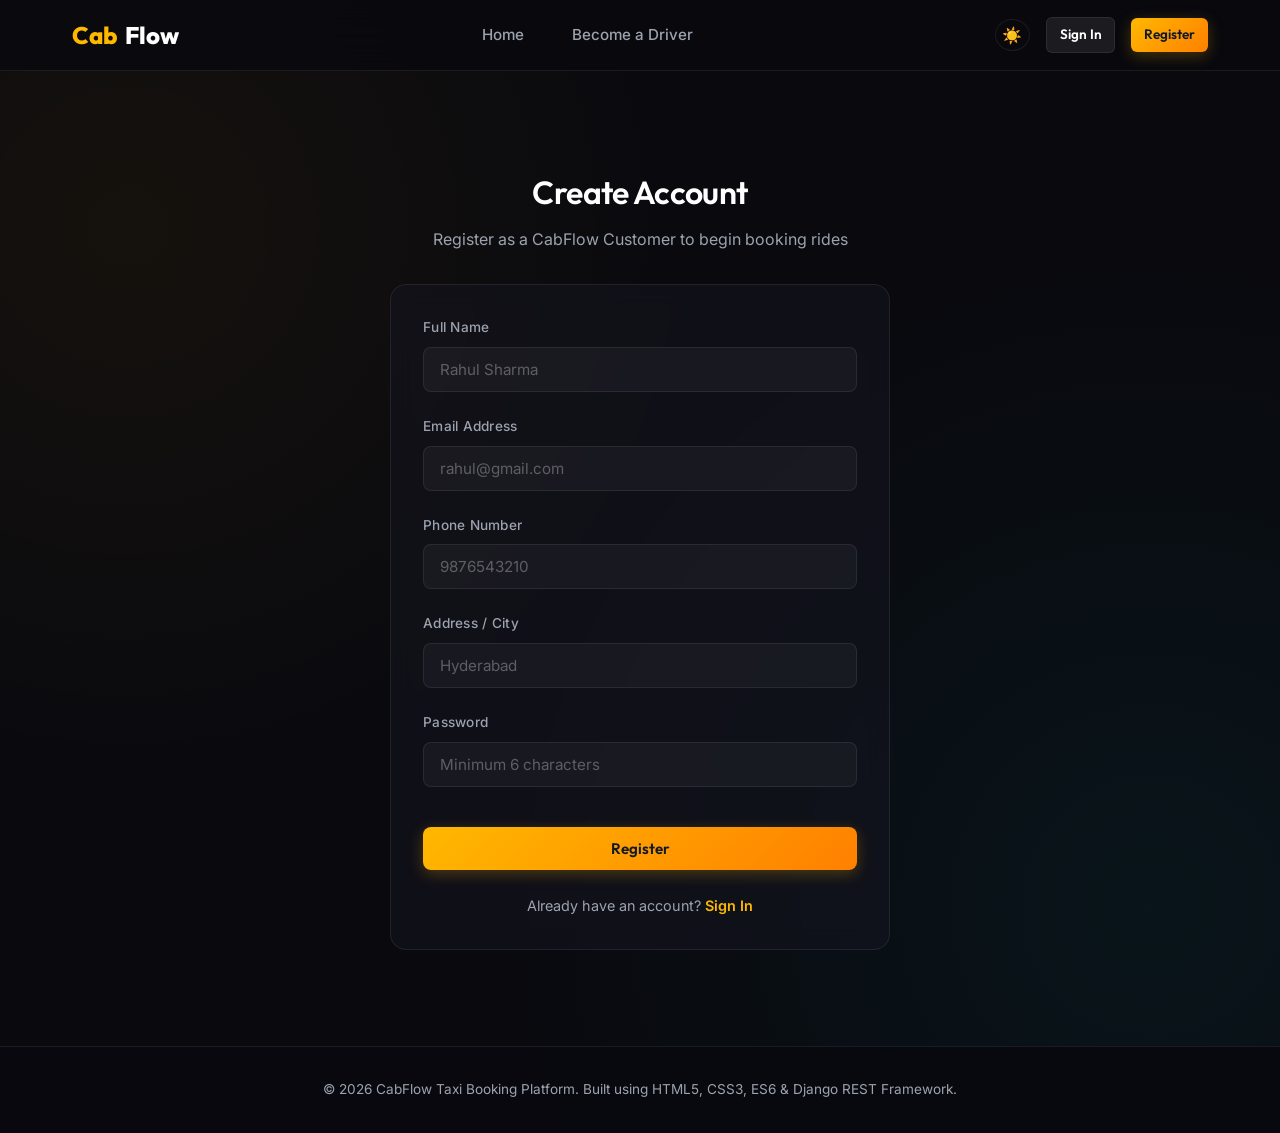
<file: TaxiBookingApplication/Frontend/register.html>
<!DOCTYPE html>
<html lang="en">
<head>
    <meta charset="UTF-8">
    <meta name="viewport" content="width=device-width, initial-scale=1.0">
    <title>Customer Registration - CabFlow</title>
    <meta name="description" content="Join CabFlow. Create your customer profile today to start booking fast rides, checking vehicle capacities, and managing digital payments.">
    <link rel="stylesheet" href="style.css">
</head>
<body>

    <header></header>

    <main>
        <div class="auth-container" style="max-width: 500px;">
            <div class="auth-header">
                <h2>Create Account</h2>
                <p>Register as a CabFlow Customer to begin booking rides</p>
            </div>
            
            <div class="card">
                <form id="register-form">
                    <div class="form-group">
                        <label for="reg-name">Full Name</label>
                        <input type="text" id="reg-name" class="form-control" placeholder="Rahul Sharma" required>
                    </div>
                    
                    <div class="form-group">
                        <label for="reg-email">Email Address</label>
                        <input type="email" id="reg-email" class="form-control" placeholder="rahul@gmail.com" required>
                    </div>
                    
                    <div class="form-group">
                        <label for="reg-phone">Phone Number</label>
                        <input type="tel" id="reg-phone" class="form-control" placeholder="9876543210" pattern="[0-9]{10}" title="Ten digit phone number" required>
                    </div>
                    
                    <div class="form-group">
                        <label for="reg-address">Address / City</label>
                        <input type="text" id="reg-address" class="form-control" placeholder="Hyderabad" required>
                    </div>
                    
                    <div class="form-group">
                        <label for="reg-password">Password</label>
                        <input type="password" id="reg-password" class="form-control" placeholder="Minimum 6 characters" minlength="6" required>
                    </div>
                    
                    <button type="submit" class="btn btn-primary" style="width: 100%; margin-top: 1rem;" id="btn-register-submit">Register</button>
                </form>
                
                <div class="auth-footer">
                    Already have an account? <a href="login.html">Sign In</a>
                </div>
            </div>
        </div>
    </main>

    <footer></footer>

    <script src="script.js"></script>
    <script>
        // Redirect if already logged in
        if (Session.isLoggedIn()) {
            window.location.href = 'customer_dashboard.html';
        }

        // Form submission handler
        document.getElementById('register-form').addEventListener('submit', async (e) => {
            e.preventDefault();
            
            const full_name = document.getElementById('reg-name').value;
            const email = document.getElementById('reg-email').value;
            const phone = document.getElementById('reg-phone').value;
            const address = document.getElementById('reg-address').value;
            const password = document.getElementById('reg-password').value;
            
            try {
                const response = await apiFetch('/customers/add/', {
                    method: 'POST',
                    body: { full_name, email, phone, address, password }
                });
                
                showToast('Registration successful! Logging you in...', 'success');
                
                // Set the session user
                Session.setUser(response, 'customer');
                
                setTimeout(() => {
                    window.location.href = 'customer_dashboard.html';
                }, 1200);
            } catch (err) {
                showToast(err.message, 'danger');
            }
        });
    </script>
</body>
</html>
</file>
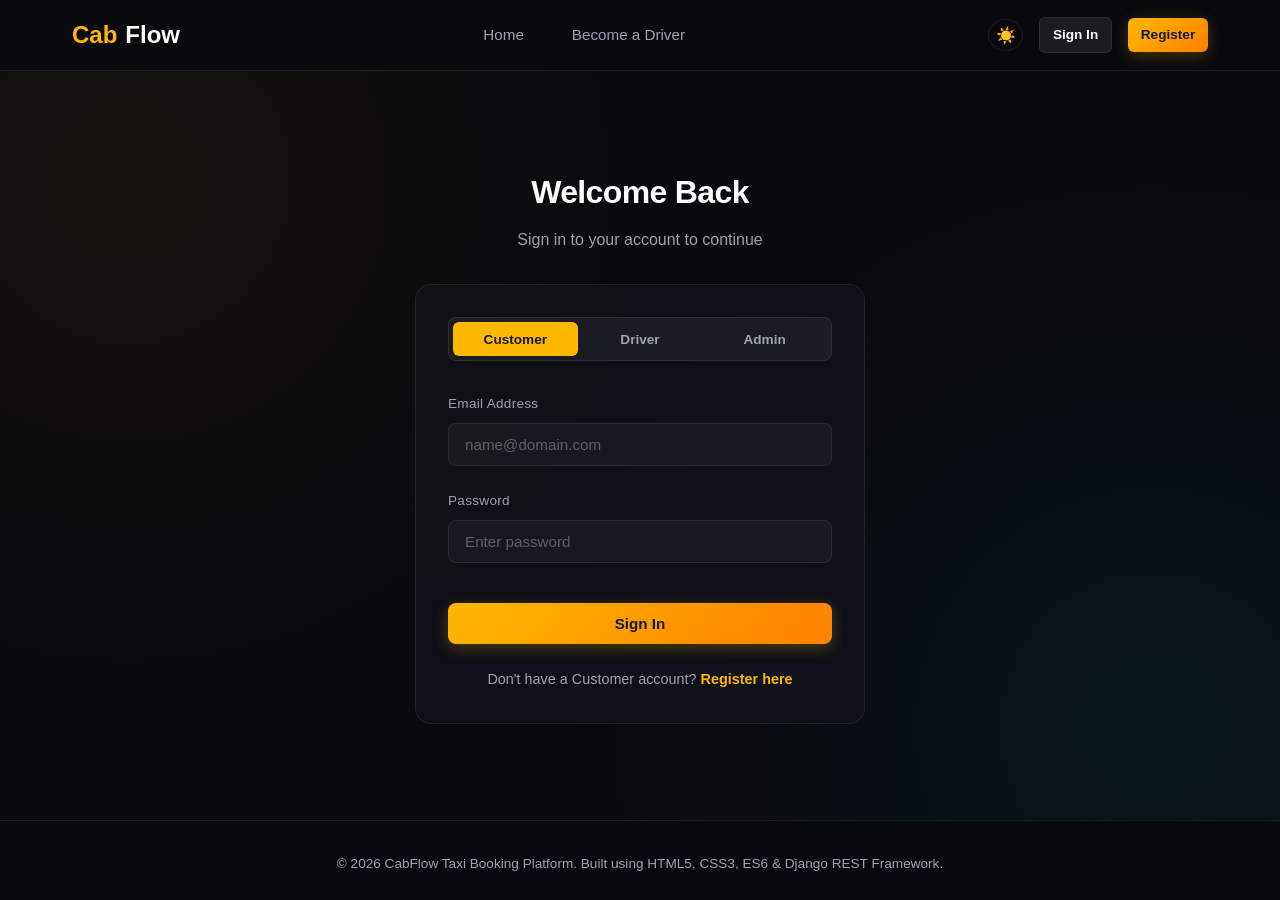
<file: TaxiBookingApplication/Frontend/ride_history.html>
<!DOCTYPE html>
<html lang="en">
<head>
    <meta charset="UTF-8">
    <meta name="viewport" content="width=device-width, initial-scale=1.0">
    <title>Ride History - CabFlow</title>
    <meta name="description" content="View your CabFlow ride history. Track active trip routes, verify driver assignments, and check invoice transaction records.">
    <link rel="stylesheet" href="style.css">
</head>
<body>

    <header></header>

    <main>
        <div class="dashboard-header">
            <div>
                <h1 style="font-size: 2.25rem;">My Ride History</h1>
                <p style="color: var(--text-muted);">View details and tracking information for your previous and current trips</p>
            </div>
            <a href="booking.html" class="btn btn-primary">Book New Ride</a>
        </div>

        <div class="card">
            <h2 class="card-title" style="margin-bottom: 1.5rem;">Trips and Bookings</h2>
            
            <div class="table-container">
                <table>
                    <thead>
                        <tr>
                            <th>ID</th>
                            <th>Date</th>
                            <th>Route (From ➜ To)</th>
                            <th>Driver</th>
                            <th>Fare</th>
                            <th>Ride Status</th>
                            <th>Payment Status</th>
                            <th>Actions</th>
                        </tr>
                    </thead>
                    <tbody id="history-table-body">
                        <tr>
                            <td colspan="8" style="text-align: center; color: var(--text-muted);">Loading your ride history...</td>
                        </tr>
                    </tbody>
                </table>
            </div>
        </div>
    </main>

    <footer></footer>

    <script src="script.js"></script>
    <script>
        // Secure access to customers only
        if (!enforceRole(['customer'])) {
            throw new Error("Access Denied");
        }

        const customer = Session.getUser();

        // Load historical booking data
        async function loadHistory() {
            const tableBody = document.getElementById('history-table-body');
            try {
                // Fetch bookings and payments parallelly
                const [bookings, payments] = await Promise.all([
                    apiFetch('/bookings/'),
                    apiFetch('/payments/')
                ]);
                
                // Filter bookings by logged in customer name
                const myBookings = bookings.filter(b => b.customer_name === customer.full_name);
                
                if (myBookings.length === 0) {
                    tableBody.innerHTML = `
                        <tr>
                            <td colspan="8" style="text-align: center; color: var(--text-muted); padding: 2rem;">
                                You haven't booked any rides yet.
                            </td>
                        </tr>
                    `;
                    return;
                }
                
                // Sort bookings by date / ID descending
                myBookings.sort((a, b) => b.booking_id - a.booking_id);
                
                tableBody.innerHTML = '';
                
                myBookings.forEach(booking => {
                    // Match corresponding payment
                    const payment = payments.find(p => p.booking_id === booking.booking_id);
                    const isPaid = payment && payment.payment_status === 'Success';
                    
                    // Style badges
                    let rideBadge = 'badge-info';
                    if (booking.ride_status === 'Completed') rideBadge = 'badge-success';
                    if (booking.ride_status === 'Cancelled') rideBadge = 'badge-danger';
                    if (booking.ride_status === 'In Progress') rideBadge = 'badge-primary';
                    if (booking.ride_status === 'Accepted') rideBadge = 'badge-success';

                    let paymentBadge = 'badge-pending';
                    if (isPaid) paymentBadge = 'badge-success';
                    else if (payment && payment.payment_status === 'Failed') paymentBadge = 'badge-danger';
                    
                    // Actions column depending on statuses
                    let actionsHTML = '';
                    
                    if (booking.ride_status === 'Requested' && !isPaid) {
                        actionsHTML = `
                            <a href="payments.html?booking_id=${booking.booking_id}" class="btn btn-primary btn-sm" style="margin-right: 0.5rem;">Pay Now</a>
                            <button onclick="cancelRide(${booking.booking_id})" class="btn btn-danger btn-sm">Cancel</button>
                        `;
                    } else if (booking.ride_status === 'Accepted' && !isPaid) {
                        actionsHTML = `
                            <a href="payments.html?booking_id=${booking.booking_id}" class="btn btn-primary btn-sm">Pay Now</a>
                        `;
                    } else {
                        actionsHTML = `<span style="color: var(--text-muted); font-size: 0.85rem;">No Actions</span>`;
                    }
                    
                    const row = document.createElement('tr');
                    row.innerHTML = `
                        <td><strong>#${booking.booking_id}</strong></td>
                        <td>${booking.booking_date}</td>
                        <td>
                            <div style="font-weight: 500;">${booking.pickup_location}</div>
                            <div style="font-size: 0.75rem; color: var(--text-muted);">to ${booking.drop_location}</div>
                        </td>
                        <td>${booking.driver_name || 'Unassigned'}</td>
                        <td style="font-weight: 600; color: var(--primary);">₹${booking.fare.toFixed(2)}</td>
                        <td><span class="badge ${rideBadge}">${booking.ride_status}</span></td>
                        <td><span class="badge ${paymentBadge}">${isPaid ? 'Paid' : 'Unpaid'}</span></td>
                        <td>${actionsHTML}</td>
                    `;
                    
                    tableBody.appendChild(row);
                });
                
            } catch (err) {
                tableBody.innerHTML = `
                    <tr>
                        <td colspan="8" style="text-align: center; color: var(--danger); padding: 2rem;">
                            Error loading history: ${err.message}
                        </td>
                    </tr>
                `;
            }
        }

        // Cancel a booking (change status to Cancelled)
        async function cancelRide(id) {
            if (!confirm('Are you sure you want to cancel this ride request?')) return;
            
            try {
                const response = await apiFetch(`/bookings/update/${id}/`, {
                    method: 'PUT',
                    body: {
                        ride_status: 'Cancelled'
                    }
                });
                
                // If a driver was assigned, make sure they are available again
                if (response.driver_name) {
                    const drivers = await apiFetch('/drivers/');
                    const driverObj = drivers.find(d => d.driver_name === response.driver_name);
                    if (driverObj) {
                        await apiFetch(`/drivers/update/${driverObj.driver_id}/`, {
                            method: 'PUT',
                            body: { availability: 'Available' }
                        });
                    }
                }
                
                showToast('Ride cancelled successfully.', 'info');
                loadHistory();
            } catch (err) {
                showToast(err.message, 'danger');
            }
        }

        // Load page listings
        loadHistory();
    </script>
</body>
</html>
</file>
<file: TaxiBookingApplication/Frontend/style.css>
@import url('https://fonts.googleapis.com/css2?family=Inter:wght@300;400;500;600;700&family=Outfit:wght@400;500;600;700;800&display=swap');

:root {
    --bg-dark: #09090e;
    --bg-card: rgba(20, 20, 30, 0.6);
    --bg-card-hover: rgba(30, 30, 45, 0.8);
    --border-color: rgba(255, 255, 255, 0.08);
    --border-hover: rgba(255, 184, 0, 0.4);
    
    --primary: #ffb800; /* Taxi Gold */
    --primary-glow: rgba(255, 184, 0, 0.25);
    --secondary: #00f0ff; /* Electric Cyan */
    --secondary-glow: rgba(0, 240, 255, 0.2);
    
    --text-main: #f3f4f6;
    --text-muted: #9ca3af;
    --text-dark: #111827;
    
    --text-heading: #ffffff;
    --bg-header: rgba(9, 9, 14, 0.8);
    --text-input: #ffffff;
    --bg-input: rgba(255, 255, 255, 0.04);
    --bg-input-focus: rgba(255, 255, 255, 0.08);
    --text-placeholder: rgba(255, 255, 255, 0.3);
    --select-arrow: url("data:image/svg+xml,%3Csvg xmlns='http://www.w3.org/2000/svg' fill='none' viewBox='0 0 24 24' stroke='%23ffffff'%3E%3Cpath stroke-linecap='round' stroke-linejoin='round' stroke-width='2' d='M19 9l-7 7-7-7'/%3E%3C/svg%3E");
    
    --success: #10b981;
    --danger: #ef4444;
    --warning: #f59e0b;
    --info: #3b82f6;
    
    --gradient-gold: linear-gradient(135deg, #ffb800 0%, #ff8000 100%);
    --gradient-dark: linear-gradient(135deg, #0f0f16 0%, #050508 100%);
    --gradient-glow: linear-gradient(135deg, rgba(255,184,0,0.1) 0%, rgba(0,240,255,0.05) 100%);
    
    --font-heading: 'Outfit', sans-serif;
    --font-body: 'Inter', sans-serif;
    
    --transition-fast: 0.2s cubic-bezier(0.4, 0, 0.2, 1);
    --transition-normal: 0.3s cubic-bezier(0.4, 0, 0.2, 1);
}

body.light-theme {
    --bg-dark: #f3f4f6;
    --bg-card: rgba(255, 255, 255, 0.85);
    --bg-card-hover: rgba(255, 255, 255, 0.95);
    --border-color: rgba(0, 0, 0, 0.08);
    --border-hover: rgba(255, 184, 0, 0.6);
    --text-main: #1f2937;
    --text-muted: #4b5563;
    --text-heading: #111827;
    --bg-header: rgba(255, 255, 255, 0.85);
    --text-input: #1f2937;
    --bg-input: rgba(0, 0, 0, 0.04);
    --bg-input-focus: rgba(0, 0, 0, 0.07);
    --text-placeholder: rgba(0, 0, 0, 0.4);
    --select-arrow: url("data:image/svg+xml,%3Csvg xmlns='http://www.w3.org/2000/svg' fill='none' viewBox='0 0 24 24' stroke='%23111827'%3E%3Cpath stroke-linecap='round' stroke-linejoin='round' stroke-width='2' d='M19 9l-7 7-7-7'/%3E%3C/svg%3E");
    --gradient-dark: linear-gradient(135deg, #f9fafb 0%, #f3f4f6 100%);
    --gradient-glow: linear-gradient(135deg, rgba(255,184,0,0.05) 0%, rgba(0,240,255,0.03) 100%);
}

* {
    margin: 0;
    padding: 0;
    box-sizing: border-box;
}

body {
    background-color: var(--bg-dark);
    background-image: radial-gradient(circle at 10% 20%, rgba(255, 184, 0, 0.05) 0%, transparent 40%),
                      radial-gradient(circle at 90% 80%, rgba(0, 240, 255, 0.05) 0%, transparent 45%);
    color: var(--text-main);
    font-family: var(--font-body);
    min-height: 100vh;
    display: flex;
    flex-direction: column;
    overflow-x: hidden;
    line-height: 1.6;
    transition: background-color var(--transition-normal), color var(--transition-normal);
}

/* Scrollbar Customization */
::-webkit-scrollbar {
    width: 8px;
    height: 8px;
}
::-webkit-scrollbar-track {
    background: var(--bg-dark);
}
::-webkit-scrollbar-thumb {
    background: rgba(255, 255, 255, 0.15);
    border-radius: 4px;
}
::-webkit-scrollbar-thumb:hover {
    background: var(--primary);
}

/* Typography */
h1, h2, h3, h4, h5, h6 {
    font-family: var(--font-heading);
    font-weight: 600;
    letter-spacing: -0.02em;
    color: var(--text-heading);
    transition: color var(--transition-normal);
}

/* Header & Navigation */
header {
    background: var(--bg-header);
    backdrop-filter: blur(20px);
    -webkit-backdrop-filter: blur(20px);
    border-bottom: 1px solid var(--border-color);
    position: sticky;
    top: 0;
    z-index: 100;
    transition: var(--transition-normal);
}

.nav-container {
    max-width: 1200px;
    margin: 0 auto;
    display: flex;
    justify-content: space-between;
    align-items: center;
    padding: 1rem 2rem;
}

.logo {
    display: flex;
    align-items: center;
    gap: 0.5rem;
    font-size: 1.5rem;
    font-weight: 800;
    font-family: var(--font-heading);
    text-decoration: none;
    color: var(--text-heading);
    transition: color var(--transition-normal);
}

.logo span {
    color: var(--primary);
}

.nav-links {
    display: flex;
    align-items: center;
    gap: 1.5rem;
    list-style: none;
}

.nav-links a {
    color: var(--text-muted);
    text-decoration: none;
    font-weight: 500;
    font-size: 0.95rem;
    transition: var(--transition-fast);
    padding: 0.5rem 0.75rem;
    border-radius: 6px;
}

.nav-links a:hover, .nav-links a.active {
    color: var(--primary);
    background: rgba(255, 184, 0, 0.08);
}

.nav-auth {
    display: flex;
    align-items: center;
    gap: 1rem;
}

/* Main Container */
main {
    flex: 1;
    max-width: 1200px;
    width: 100%;
    margin: 0 auto;
    padding: 2rem;
}

/* Buttons */
.btn {
    display: inline-flex;
    align-items: center;
    justify-content: center;
    gap: 0.5rem;
    font-family: var(--font-heading);
    font-weight: 600;
    font-size: 0.95rem;
    padding: 0.75rem 1.5rem;
    border-radius: 8px;
    border: none;
    cursor: pointer;
    transition: var(--transition-normal);
    text-decoration: none;
}

.btn-primary {
    background: var(--gradient-gold);
    color: var(--text-dark);
    box-shadow: 0 4px 15px var(--primary-glow);
}

.btn-primary:hover {
    transform: translateY(-2px);
    box-shadow: 0 6px 20px rgba(255, 184, 0, 0.4);
}

.btn-secondary {
    background: rgba(255, 255, 255, 0.08);
    color: #ffffff;
    border: 1px solid var(--border-color);
}

.btn-secondary:hover {
    background: rgba(255, 255, 255, 0.15);
    border-color: rgba(255, 255, 255, 0.3);
}

.btn-danger {
    background: var(--danger);
    color: #ffffff;
}

.btn-danger:hover {
    background: #dc2626;
    transform: translateY(-1px);
}

.btn-sm {
    padding: 0.4rem 0.8rem;
    font-size: 0.85rem;
    border-radius: 6px;
}

/* Cards & Glassmorphism */
.card {
    background: var(--bg-card);
    backdrop-filter: blur(12px);
    -webkit-backdrop-filter: blur(12px);
    border: 1px solid var(--border-color);
    border-radius: 16px;
    padding: 2rem;
    transition: var(--transition-normal);
    position: relative;
    overflow: hidden;
}

.card::before {
    content: '';
    position: absolute;
    top: 0;
    left: 0;
    width: 100%;
    height: 100%;
    background: var(--gradient-glow);
    opacity: 0;
    transition: var(--transition-normal);
    pointer-events: none;
    z-index: 0;
}

.card:hover {
    border-color: var(--border-hover);
    transform: translateY(-3px);
    box-shadow: 0 10px 30px rgba(255, 184, 0, 0.08);
}

.card:hover::before {
    opacity: 1;
}

.card-title {
    font-size: 1.25rem;
    margin-bottom: 1rem;
    position: relative;
    z-index: 1;
}

/* Forms */
.form-group {
    margin-bottom: 1.5rem;
    display: flex;
    flex-direction: column;
    gap: 0.5rem;
}

.form-group label {
    font-size: 0.85rem;
    font-weight: 500;
    color: var(--text-muted);
    letter-spacing: 0.02em;
}

.form-control {
    background: var(--bg-input);
    border: 1px solid var(--border-color);
    border-radius: 8px;
    padding: 0.75rem 1rem;
    color: var(--text-input);
    font-family: var(--font-body);
    font-size: 0.95rem;
    transition: var(--transition-fast);
    width: 100%;
}

.form-control:focus {
    outline: none;
    border-color: var(--primary);
    background: var(--bg-input-focus);
    box-shadow: 0 0 0 3px var(--primary-glow);
}

.form-control::placeholder {
    color: var(--text-placeholder);
}

select.form-control {
    appearance: none;
    background-image: var(--select-arrow);
    background-repeat: no-repeat;
    background-position: right 1rem center;
    background-size: 1.25rem;
    padding-right: 2.5rem;
}

/* Grid Layouts */
.grid-2 {
    display: grid;
    grid-template-columns: repeat(2, 1fr);
    gap: 2rem;
}

.grid-3 {
    display: grid;
    grid-template-columns: repeat(3, 1fr);
    gap: 2rem;
}

.grid-4 {
    display: grid;
    grid-template-columns: repeat(4, 1fr);
    gap: 1.5rem;
}

@media (max-width: 992px) {
    .grid-4, .grid-3 {
        grid-template-columns: repeat(2, 1fr);
    }
}

@media (max-width: 600px) {
    .grid-2, .grid-3, .grid-4 {
        grid-template-columns: 1fr;
    }
    .nav-container {
        flex-direction: column;
        gap: 1rem;
        padding: 1rem;
    }
}

/* Hero Section */
.hero {
    display: flex;
    align-items: center;
    justify-content: space-between;
    gap: 4rem;
    padding: 4rem 0;
}

.hero-content {
    flex: 1;
}

.hero-title {
    font-size: 3.5rem;
    font-weight: 800;
    line-height: 1.1;
    margin-bottom: 1.5rem;
    background: linear-gradient(135deg, #ffffff 50%, var(--text-muted) 100%);
    -webkit-background-clip: text;
    -webkit-text-fill-color: transparent;
}

.hero-title span {
    background: var(--gradient-gold);
    -webkit-background-clip: text;
    -webkit-text-fill-color: transparent;
}

.hero-subtitle {
    font-size: 1.1rem;
    color: var(--text-muted);
    margin-bottom: 2rem;
    max-width: 500px;
}

.hero-buttons {
    display: flex;
    gap: 1rem;
}

.hero-image {
    flex: 1;
    display: flex;
    justify-content: center;
    align-items: center;
    position: relative;
}

.hero-img-container {
    width: 100%;
    max-width: 480px;
    height: 320px;
    background: var(--bg-card);
    border: 1px solid var(--border-color);
    border-radius: 24px;
    display: flex;
    align-items: center;
    justify-content: center;
    overflow: hidden;
    position: relative;
    box-shadow: 0 20px 40px rgba(0, 0, 0, 0.5);
}

.hero-img-svg {
    width: 70%;
    height: auto;
    filter: drop-shadow(0 10px 20px rgba(255, 184, 0, 0.3));
}

/* Popular Destinations */
.destinations {
    padding: 4rem 0;
}

.section-header {
    text-align: center;
    margin-bottom: 3rem;
}

.section-header h2 {
    font-size: 2.25rem;
    margin-bottom: 0.5rem;
}

.section-header p {
    color: var(--text-muted);
}

.dest-card {
    border-radius: 16px;
    overflow: hidden;
    background: var(--bg-card);
    border: 1px solid var(--border-color);
    transition: var(--transition-normal);
}

.dest-card:hover {
    transform: translateY(-5px);
    border-color: var(--primary);
    box-shadow: 0 10px 35px rgba(255, 184, 0, 0.1);
}

.dest-img-placeholder {
    height: 180px;
    background: linear-gradient(135deg, rgba(255, 184, 0, 0.2) 0%, rgba(0, 240, 255, 0.1) 100%);
    display: flex;
    align-items: center;
    justify-content: center;
    overflow: hidden;
    position: relative;
}

.dest-img-placeholder img {
    width: 100%;
    height: 100%;
    object-fit: cover;
    transition: var(--transition-normal);
}

.dest-card:hover .dest-img-placeholder img {
    transform: scale(1.06);
}

.dest-img-svg {
    width: 60px;
    height: 60px;
    opacity: 0.6;
}

.dest-info {
    padding: 1.5rem;
}

.dest-name {
    font-size: 1.15rem;
    font-weight: 600;
    margin-bottom: 0.25rem;
}

.dest-desc {
    font-size: 0.85rem;
    color: var(--text-muted);
}

/* Offers Section */
.offers {
    padding: 4rem 0;
}

.offer-card {
    background: linear-gradient(135deg, rgba(255, 184, 0, 0.08) 0%, rgba(20, 20, 30, 0.6) 100%);
    border: 1px solid rgba(255, 184, 0, 0.15);
}

.offer-code {
    display: inline-block;
    padding: 0.25rem 0.75rem;
    background: rgba(255, 184, 0, 0.15);
    border: 1px dashed var(--primary);
    border-radius: 4px;
    color: var(--primary);
    font-weight: 700;
    font-size: 0.85rem;
    margin-top: 1rem;
}

/* Auth Pages (Login & Register) */
.auth-container {
    max-width: 450px;
    width: 100%;
    margin: 4rem auto;
}

.auth-header {
    text-align: center;
    margin-bottom: 2rem;
}

.auth-header h2 {
    font-size: 2rem;
    margin-bottom: 0.5rem;
}

.auth-header p {
    color: var(--text-muted);
}

.role-toggle {
    display: grid;
    grid-template-columns: repeat(3, 1fr);
    background: rgba(255, 255, 255, 0.05);
    padding: 0.25rem;
    border-radius: 8px;
    border: 1px solid var(--border-color);
    margin-bottom: 2rem;
}

.role-btn {
    padding: 0.6rem;
    border-radius: 6px;
    border: none;
    background: transparent;
    color: var(--text-muted);
    font-weight: 600;
    font-size: 0.85rem;
    cursor: pointer;
    transition: var(--transition-fast);
}

.role-btn.active {
    background: var(--primary);
    color: var(--text-dark);
}

.auth-footer {
    text-align: center;
    margin-top: 1.5rem;
    font-size: 0.9rem;
    color: var(--text-muted);
}

.auth-footer a {
    color: var(--primary);
    text-decoration: none;
    font-weight: 600;
}

.auth-footer a:hover {
    text-decoration: underline;
}

/* Stats / Dashboard Header */
.dashboard-header {
    margin-bottom: 2.5rem;
    display: flex;
    justify-content: space-between;
    align-items: center;
    flex-wrap: wrap;
    gap: 1rem;
}

.stat-grid {
    display: grid;
    grid-template-columns: repeat(4, 1fr);
    gap: 1.5rem;
    margin-bottom: 3rem;
}

@media (max-width: 900px) {
    .stat-grid {
        grid-template-columns: repeat(2, 1fr);
    }
}

.stat-card {
    background: var(--bg-card);
    border: 1px solid var(--border-color);
    border-radius: 12px;
    padding: 1.5rem;
    display: flex;
    flex-direction: column;
}

.stat-label {
    font-size: 0.8rem;
    color: var(--text-muted);
    font-weight: 600;
    text-transform: uppercase;
    letter-spacing: 0.05em;
}

.stat-value {
    font-size: 2rem;
    font-weight: 700;
    font-family: var(--font-heading);
    margin-top: 0.25rem;
    color: #ffffff;
}

.stat-value span {
    color: var(--primary);
}

/* Tables Customization */
.table-container {
    background: var(--bg-card);
    border: 1px solid var(--border-color);
    border-radius: 12px;
    overflow-x: auto;
    margin-bottom: 2rem;
}

table {
    width: 100%;
    border-collapse: collapse;
    text-align: left;
    font-size: 0.9rem;
}

th, td {
    padding: 1rem 1.5rem;
    border-bottom: 1px solid var(--border-color);
}

th {
    background: rgba(255, 255, 255, 0.03);
    font-family: var(--font-heading);
    font-weight: 600;
    color: #ffffff;
}

tr:last-child td {
    border-bottom: none;
}

tr:hover td {
    background: rgba(255, 255, 255, 0.02);
}

/* Badges */
.badge {
    display: inline-flex;
    align-items: center;
    padding: 0.25rem 0.6rem;
    border-radius: 9999px;
    font-size: 0.75rem;
    font-weight: 600;
}

.badge-success {
    background: rgba(16, 185, 129, 0.15);
    color: var(--success);
    border: 1px solid rgba(16, 185, 129, 0.3);
}

.badge-pending, .badge-warning {
    background: rgba(245, 158, 11, 0.15);
    color: var(--warning);
    border: 1px solid rgba(245, 158, 11, 0.3);
}

.badge-danger {
    background: rgba(239, 68, 68, 0.15);
    color: var(--danger);
    border: 1px solid rgba(239, 68, 68, 0.3);
}

.badge-info, .badge-primary {
    background: rgba(59, 130, 246, 0.15);
    color: var(--info);
    border: 1px solid rgba(59, 130, 246, 0.3);
}

/* Booking Page Specifics */
.map-placeholder {
    height: 100%;
    min-height: 350px;
    background: linear-gradient(135deg, rgba(20, 20, 30, 0.9) 0%, rgba(9, 9, 14, 0.9) 100%);
    border: 1px solid var(--border-color);
    border-radius: 16px;
    display: flex;
    flex-direction: column;
    justify-content: center;
    align-items: center;
    position: relative;
    overflow: hidden;
}

.map-placeholder svg {
    opacity: 0.15;
    animation: pulse 4s infinite ease-in-out;
}

@keyframes pulse {
    0%, 100% { transform: scale(1); opacity: 0.1; }
    50% { transform: scale(1.05); opacity: 0.25; }
}

.map-status-overlay {
    position: absolute;
    bottom: 1.5rem;
    left: 1.5rem;
    right: 1.5rem;
    background: rgba(9, 9, 14, 0.95);
    border: 1px solid var(--border-hover);
    padding: 1rem;
    border-radius: 10px;
    font-size: 0.85rem;
    display: flex;
    justify-content: space-between;
    align-items: center;
    backdrop-filter: blur(5px);
    z-index: 10;
}

.vehicle-selector {
    display: grid;
    grid-template-columns: repeat(3, 1fr);
    gap: 1rem;
    margin-bottom: 1.5rem;
}

.vehicle-type-option {
    background: rgba(255, 255, 255, 0.04);
    border: 1px solid var(--border-color);
    border-radius: 10px;
    padding: 1rem;
    text-align: center;
    cursor: pointer;
    transition: var(--transition-fast);
    display: flex;
    flex-direction: column;
    align-items: center;
    gap: 0.5rem;
}

.vehicle-type-option:hover {
    border-color: rgba(255, 184, 0, 0.3);
    background: rgba(255, 255, 255, 0.08);
}

.vehicle-type-option.selected {
    border-color: var(--primary);
    background: rgba(255, 184, 0, 0.1);
    box-shadow: 0 0 10px rgba(255, 184, 0, 0.1);
}

.vehicle-type-icon {
    font-size: 1.75rem;
}

.vehicle-type-name {
    font-size: 0.85rem;
    font-weight: 600;
}

.vehicle-type-capacity {
    font-size: 0.75rem;
    color: var(--text-muted);
}

.fare-estimate-box {
    background: rgba(255, 184, 0, 0.05);
    border: 1px solid rgba(255, 184, 0, 0.2);
    border-radius: 10px;
    padding: 1rem 1.5rem;
    margin-bottom: 1.5rem;
    display: flex;
    justify-content: space-between;
    align-items: center;
}

.fare-amount {
    font-size: 1.5rem;
    font-weight: 700;
    color: var(--primary);
}

/* Payment Layout */
.payment-grid {
    display: grid;
    grid-template-columns: 3fr 2fr;
    gap: 2rem;
}

@media (max-width: 800px) {
    .payment-grid {
        grid-template-columns: 1fr;
    }
}

.payment-methods-grid {
    display: grid;
    grid-template-columns: repeat(2, 1fr);
    gap: 1rem;
    margin-bottom: 1.5rem;
}

.payment-method-card {
    background: rgba(255, 255, 255, 0.04);
    border: 1px solid var(--border-color);
    border-radius: 10px;
    padding: 1.25rem;
    cursor: pointer;
    transition: var(--transition-fast);
    display: flex;
    align-items: center;
    gap: 1rem;
}

.payment-method-card:hover {
    border-color: rgba(255, 184, 0, 0.3);
    background: rgba(255, 255, 255, 0.08);
}

.payment-method-card.selected {
    border-color: var(--primary);
    background: rgba(255, 184, 0, 0.1);
}

.payment-method-icon {
    font-size: 1.5rem;
}

.payment-details-list {
    display: flex;
    flex-direction: column;
    gap: 0.75rem;
    margin-bottom: 1.5rem;
}

.payment-details-item {
    display: flex;
    justify-content: space-between;
    font-size: 0.9rem;
}

.payment-details-item.total {
    border-top: 1px solid var(--border-color);
    padding-top: 0.75rem;
    font-size: 1.1rem;
    font-weight: 700;
}

/* Footer styling */
footer {
    border-top: 1px solid var(--border-color);
    padding: 2rem;
    background: rgba(9, 9, 14, 0.95);
    text-align: center;
    color: var(--text-muted);
    font-size: 0.85rem;
    margin-top: auto;
}

/* Admin Tabs & Modals */
.admin-tabs {
    display: flex;
    gap: 1rem;
    margin-bottom: 2rem;
    border-bottom: 1px solid var(--border-color);
    padding-bottom: 0.5rem;
    overflow-x: auto;
}

.admin-tab {
    padding: 0.5rem 1.25rem;
    border-radius: 6px;
    cursor: pointer;
    font-weight: 600;
    transition: var(--transition-fast);
    color: var(--text-muted);
    white-space: nowrap;
}

.admin-tab.active {
    background: var(--primary);
    color: var(--text-dark);
}

.modal {
    position: fixed;
    top: 0;
    left: 0;
    width: 100%;
    height: 100%;
    background: rgba(0, 0, 0, 0.85);
    backdrop-filter: blur(10px);
    display: none;
    justify-content: center;
    align-items: center;
    z-index: 1000;
    padding: 1rem;
}

.modal-content {
    background: var(--gradient-dark);
    border: 1px solid var(--primary);
    border-radius: 16px;
    width: 100%;
    max-width: 500px;
    padding: 2rem;
    position: relative;
    box-shadow: 0 10px 50px rgba(255, 184, 0, 0.15);
}

.modal-close {
    position: absolute;
    top: 1rem;
    right: 1.25rem;
    background: transparent;
    border: none;
    color: var(--text-muted);
    font-size: 1.5rem;
    cursor: pointer;
}

.modal-close:hover {
    color: #ffffff;
}

/* User Profile Widget */
.user-profile-widget {
    display: flex;
    align-items: center;
    gap: 0.75rem;
    padding: 0.5rem 1rem;
    background: rgba(255, 255, 255, 0.05);
    border: 1px solid var(--border-color);
    border-radius: 20px;
}

.avatar {
    width: 24px;
    height: 24px;
    border-radius: 50%;
    background: var(--primary);
    color: var(--text-dark);
    display: flex;
    align-items: center;
    justify-content: center;
    font-size: 0.75rem;
    font-weight: 700;
}

/* Live Notifications / Toast alert */
.toast {
    position: fixed;
    bottom: 2rem;
    right: 2rem;
    background: var(--bg-card);
    border-left: 4px solid var(--primary);
    padding: 1rem 1.5rem;
    border-radius: 8px;
    box-shadow: 0 10px 30px rgba(0, 0, 0, 0.5);
    display: flex;
    align-items: center;
    gap: 1rem;
    z-index: 2000;
    transform: translateY(150%);
    transition: transform 0.4s cubic-bezier(0.175, 0.885, 0.32, 1.275);
    max-width: 350px;
}

.toast.show {
    transform: translateY(0);
}

.toast-success { border-left-color: var(--success); }
.toast-danger { border-left-color: var(--danger); }
.toast-info { border-left-color: var(--info); }
</file>
